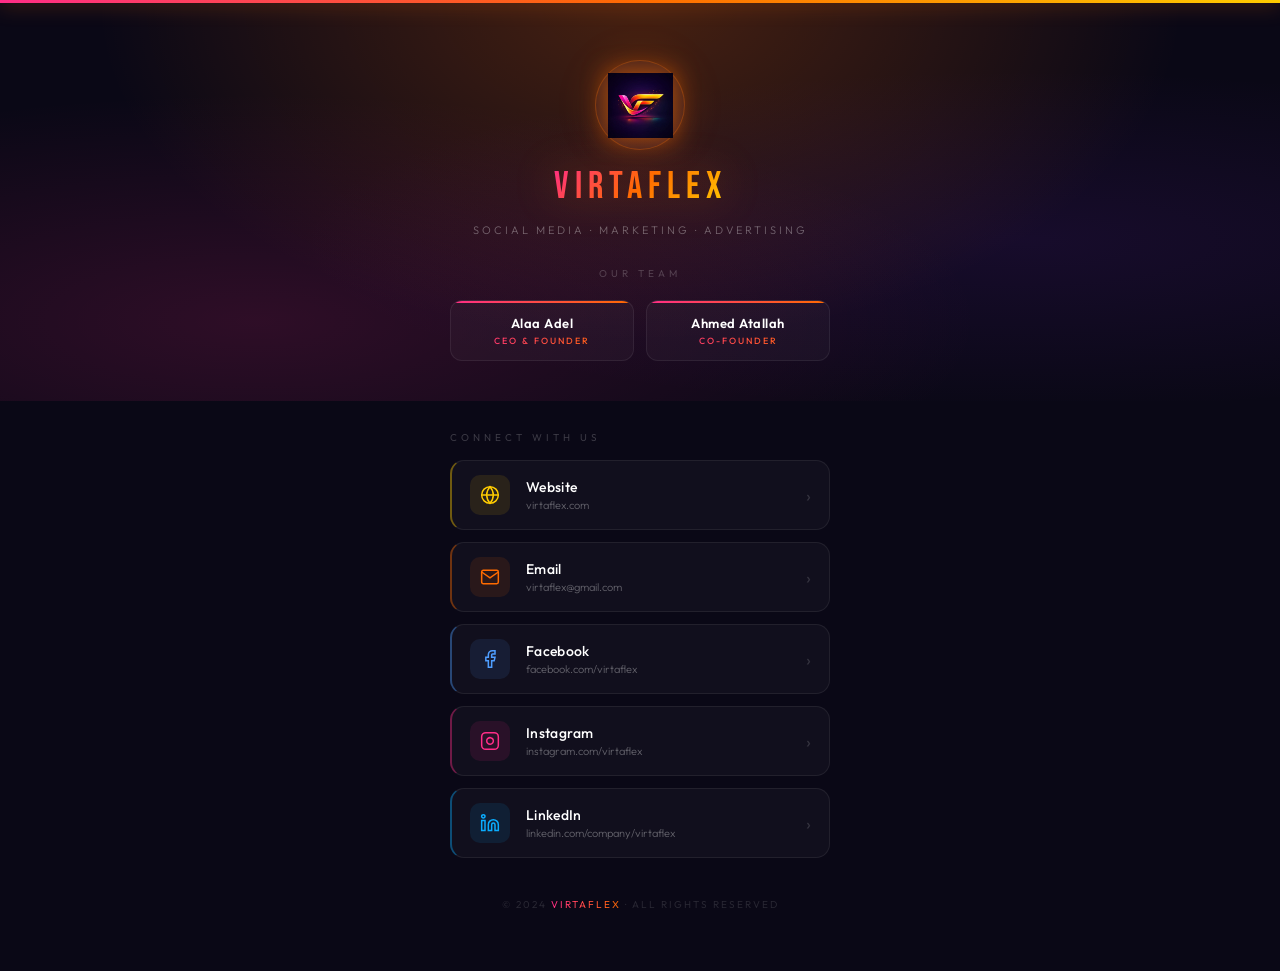
<file: index.html>
<!DOCTYPE html>
<html lang="en">
<head>
<meta charset="UTF-8">
<meta name="viewport" content="width=device-width, initial-scale=1.0, maximum-scale=1.0">
<title>Virtaflex</title>
<link href="https://fonts.googleapis.com/css2?family=Bebas+Neue&family=Outfit:wght@300;400;500;600;700&display=swap" rel="stylesheet">
<style>
  * { margin: 0; padding: 0; box-sizing: border-box; }

  :root {
    --pink: #ff2d87;
    --orange: #ff6b00;
    --yellow: #ffcc00;
    --dark: #0a0816;
    --card-bg: #110d22;
  }

  body {
    background: var(--dark);
    min-height: 100vh;
    font-family: 'Outfit', sans-serif;
    display: flex;
    flex-direction: column;
    align-items: center;
    padding: 0 0 60px;
    overflow-x: hidden;
  }

  /* ===== HERO HEADER ===== */
  .hero {
    width: 100%;
    padding: 60px 20px 40px;
    display: flex;
    flex-direction: column;
    align-items: center;
    position: relative;
    overflow: hidden;
  }

  .hero::before {
    content: '';
    position: absolute;
    inset: 0;
    background:
      radial-gradient(ellipse at 50% 0%, rgba(255,107,0,0.25) 0%, transparent 60%),
      radial-gradient(ellipse at 20% 80%, rgba(255,45,135,0.15) 0%, transparent 50%),
      radial-gradient(ellipse at 80% 60%, rgba(120,40,200,0.12) 0%, transparent 50%);
    z-index: 0;
  }

  .hero-line-top {
    position: absolute;
    top: 0; left: 0; right: 0;
    height: 3px;
    background: linear-gradient(90deg, var(--pink), var(--orange), var(--yellow));
    box-shadow: 0 0 20px rgba(255,107,0,0.8);
  }

  /* Particles */
  .particle {
    position: absolute;
    border-radius: 50%;
    animation: drift linear infinite;
    opacity: 0;
  }
  @keyframes drift {
    0% { transform: translateY(100%) scale(0); opacity: 0; }
    10% { opacity: 1; }
    90% { opacity: 0.5; }
    100% { transform: translateY(-200px) scale(1); opacity: 0; }
  }

  .logo-wrap {
    position: relative;
    z-index: 2;
    display: flex;
    flex-direction: column;
    align-items: center;
    gap: 14px;
    animation: fadeDown 0.8s ease both;
  }

  @keyframes fadeDown {
    from { opacity: 0; transform: translateY(-20px); }
    to { opacity: 1; transform: translateY(0); }
  }

  .logo-circle {
    width: 90px;
    height: 90px;
    border-radius: 50%;
    background: rgba(255,255,255,0.04);
    border: 1.5px solid rgba(255,107,0,0.3);
    display: flex;
    align-items: center;
    justify-content: center;
    box-shadow: 0 0 40px rgba(255,107,0,0.2), inset 0 0 20px rgba(255,45,135,0.05);
  }

  .logo-circle img {
    width: 65px;
    height: 65px;
    object-fit: contain;
    filter: drop-shadow(0 0 12px rgba(255,107,0,0.7));
  }

  .brand-name {
    font-family: 'Bebas Neue', sans-serif;
    font-size: 38px;
    letter-spacing: 6px;
    background: linear-gradient(135deg, var(--pink) 0%, var(--orange) 50%, var(--yellow) 100%);
    -webkit-background-clip: text;
    -webkit-text-fill-color: transparent;
    background-clip: text;
    filter: drop-shadow(0 0 20px rgba(255,107,0,0.4));
  }

  .tagline {
    font-size: 11px;
    letter-spacing: 3px;
    text-transform: uppercase;
    color: rgba(255,255,255,0.35);
    font-weight: 300;
  }

  /* ===== TEAM CARDS ===== */
  .section-title {
    font-size: 10px;
    letter-spacing: 4px;
    text-transform: uppercase;
    color: rgba(255,255,255,0.2);
    margin: 10px 0 20px;
    position: relative;
    z-index: 2;
    animation: fadeUp 0.8s 0.2s ease both;
  }

  @keyframes fadeUp {
    from { opacity: 0; transform: translateY(15px); }
    to { opacity: 1; transform: translateY(0); }
  }

  .team-row {
    display: flex;
    gap: 12px;
    padding: 0 20px;
    width: 100%;
    max-width: 420px;
    position: relative;
    z-index: 2;
    animation: fadeUp 0.8s 0.3s ease both;
  }

  .team-card {
    flex: 1;
    background: rgba(255,255,255,0.03);
    border: 1px solid rgba(255,255,255,0.07);
    border-radius: 12px;
    padding: 14px 12px;
    text-align: center;
    position: relative;
    overflow: hidden;
  }

  .team-card::before {
    content: '';
    position: absolute;
    top: 0; left: 0; right: 0;
    height: 2px;
    background: linear-gradient(90deg, var(--pink), var(--orange));
  }

  .team-name {
    font-size: 13px;
    font-weight: 600;
    color: #fff;
    letter-spacing: 0.5px;
  }

  .team-role {
    font-size: 9px;
    letter-spacing: 2px;
    text-transform: uppercase;
    background: linear-gradient(90deg, var(--pink), var(--orange));
    -webkit-background-clip: text;
    -webkit-text-fill-color: transparent;
    background-clip: text;
    margin-top: 4px;
    font-weight: 500;
  }

  /* ===== LINKS SECTION ===== */
  .links-container {
    width: 100%;
    max-width: 420px;
    padding: 0 20px;
    display: flex;
    flex-direction: column;
    gap: 12px;
    margin-top: 30px;
  }

  .links-label {
    font-size: 10px;
    letter-spacing: 4px;
    text-transform: uppercase;
    color: rgba(255,255,255,0.2);
    margin-bottom: 4px;
  }

  .link-btn {
    display: flex;
    align-items: center;
    gap: 16px;
    background: rgba(255,255,255,0.03);
    border: 1px solid rgba(255,255,255,0.07);
    border-radius: 14px;
    padding: 14px 18px;
    text-decoration: none;
    transition: all 0.3s ease;
    position: relative;
    overflow: hidden;
    animation: fadeUp 0.6s ease both;
  }

  .link-btn:nth-child(1) { animation-delay: 0.1s; }
  .link-btn:nth-child(2) { animation-delay: 0.2s; }
  .link-btn:nth-child(3) { animation-delay: 0.3s; }
  .link-btn:nth-child(4) { animation-delay: 0.4s; }
  .link-btn:nth-child(5) { animation-delay: 0.5s; }

  .link-btn::before {
    content: '';
    position: absolute;
    inset: 0;
    opacity: 0;
    transition: opacity 0.3s;
  }

  .link-btn:active { transform: scale(0.97); }
  .link-btn:active::before { opacity: 1; }

  .link-btn.web::before { background: linear-gradient(135deg, rgba(255,204,0,0.08), transparent); }
  .link-btn.email::before { background: linear-gradient(135deg, rgba(255,107,0,0.08), transparent); }
  .link-btn.fb::before { background: linear-gradient(135deg, rgba(79,158,255,0.08), transparent); }
  .link-btn.ig::before { background: linear-gradient(135deg, rgba(255,45,135,0.08), transparent); }
  .link-btn.li::before { background: linear-gradient(135deg, rgba(10,173,255,0.08), transparent); }

  .link-icon {
    width: 40px;
    height: 40px;
    border-radius: 10px;
    display: flex;
    align-items: center;
    justify-content: center;
    flex-shrink: 0;
  }

  .link-btn.web .link-icon { background: rgba(255,204,0,0.1); }
  .link-btn.email .link-icon { background: rgba(255,107,0,0.1); }
  .link-btn.fb .link-icon { background: rgba(79,158,255,0.1); }
  .link-btn.ig .link-icon { background: rgba(255,45,135,0.1); }
  .link-btn.li .link-icon { background: rgba(10,173,255,0.1); }

  .link-icon svg {
    width: 20px;
    height: 20px;
    fill: none;
    stroke-width: 1.8;
  }

  .link-btn.web .link-icon svg { stroke: #ffcc00; }
  .link-btn.email .link-icon svg { stroke: #ff6b00; }
  .link-btn.fb .link-icon svg { stroke: #4f9eff; }
  .link-btn.ig .link-icon svg { stroke: #ff2d87; }
  .link-btn.li .link-icon svg { stroke: #0aadff; }

  .link-info { flex: 1; }

  .link-name {
    font-size: 14px;
    font-weight: 500;
    color: #fff;
    letter-spacing: 0.3px;
  }

  .link-url {
    font-size: 11px;
    color: rgba(255,255,255,0.35);
    font-weight: 300;
    margin-top: 2px;
  }

  .link-arrow {
    color: rgba(255,255,255,0.15);
    font-size: 18px;
  }

  /* Left accent border per link */
  .link-btn.web { border-left: 2px solid rgba(255,204,0,0.4); }
  .link-btn.email { border-left: 2px solid rgba(255,107,0,0.4); }
  .link-btn.fb { border-left: 2px solid rgba(79,158,255,0.4); }
  .link-btn.ig { border-left: 2px solid rgba(255,45,135,0.4); }
  .link-btn.li { border-left: 2px solid rgba(10,173,255,0.4); }

  /* ===== FOOTER ===== */
  .footer {
    margin-top: 40px;
    text-align: center;
    font-size: 10px;
    color: rgba(255,255,255,0.12);
    letter-spacing: 2px;
    text-transform: uppercase;
  }

  .footer span {
    background: linear-gradient(90deg, var(--pink), var(--orange));
    -webkit-background-clip: text;
    -webkit-text-fill-color: transparent;
    background-clip: text;
  }
</style>
</head>
<body>

<div class="hero">
  <div class="hero-line-top"></div>

  <!-- Particles -->
  <div class="particle" style="width:4px;height:4px;background:#ff6b00;left:15%;animation-duration:5s;animation-delay:0s;"></div>
  <div class="particle" style="width:3px;height:3px;background:#ff2d87;left:40%;animation-duration:7s;animation-delay:1s;"></div>
  <div class="particle" style="width:5px;height:5px;background:#ffcc00;left:70%;animation-duration:6s;animation-delay:2s;"></div>
  <div class="particle" style="width:3px;height:3px;background:#ff6b00;left:85%;animation-duration:8s;animation-delay:0.5s;"></div>
  <div class="particle" style="width:4px;height:4px;background:#ff2d87;left:55%;animation-duration:5.5s;animation-delay:3s;"></div>

  <div class="logo-wrap">
    <div class="logo-circle">
      <img src="[data-uri]" alt="Virtaflex">
    </div>
    <div class="brand-name">VIRTAFLEX</div>
    <div class="tagline">Social Media · Marketing · Advertising</div>
  </div>

  <div class="section-title" style="margin-top:30px;">Our Team</div>

  <div class="team-row">
    <div class="team-card">
      <div class="team-name">Alaa Adel</div>
      <div class="team-role">CEO & Founder</div>
    </div>
    <div class="team-card">
      <div class="team-name">Ahmed Atallah</div>
      <div class="team-role">Co-Founder</div>
    </div>
  </div>
</div>

<!-- Links -->
<div class="links-container">
  <div class="links-label">Connect with us</div>

  <a href="https://virtaflex.com/" class="link-btn web">
    <div class="link-icon">
      <svg viewBox="0 0 24 24"><circle cx="12" cy="12" r="10"/><line x1="2" y1="12" x2="22" y2="12"/><path d="M12 2a15.3 15.3 0 0 1 4 10 15.3 15.3 0 0 1-4 10 15.3 15.3 0 0 1-4-10 15.3 15.3 0 0 1 4-10z"/></svg>
    </div>
    <div class="link-info">
      <div class="link-name">Website</div>
      <div class="link-url">virtaflex.com</div>
    </div>
    <div class="link-arrow">›</div>
  </a>

  <a href="mailto:virtaflex@gmail.com" class="link-btn email">
    <div class="link-icon">
      <svg viewBox="0 0 24 24"><path d="M4 4h16c1.1 0 2 .9 2 2v12c0 1.1-.9 2-2 2H4c-1.1 0-2-.9-2-2V6c0-1.1.9-2 2-2z"/><polyline points="22,6 12,13 2,6"/></svg>
    </div>
    <div class="link-info">
      <div class="link-name">Email</div>
      <div class="link-url">virtaflex@gmail.com</div>
    </div>
    <div class="link-arrow">›</div>
  </a>

  <a href="https://www.facebook.com/virtaflex" class="link-btn fb">
    <div class="link-icon">
      <svg viewBox="0 0 24 24"><path d="M18 2h-3a5 5 0 0 0-5 5v3H7v4h3v8h4v-8h3l1-4h-4V7a1 1 0 0 1 1-1h3z"/></svg>
    </div>
    <div class="link-info">
      <div class="link-name">Facebook</div>
      <div class="link-url">facebook.com/virtaflex</div>
    </div>
    <div class="link-arrow">›</div>
  </a>

  <a href="https://www.instagram.com/virtaflex/" class="link-btn ig">
    <div class="link-icon">
      <svg viewBox="0 0 24 24"><rect x="2" y="2" width="20" height="20" rx="5" ry="5"/><path d="M16 11.37A4 4 0 1 1 12.63 8 4 4 0 0 1 16 11.37z"/><line x1="17.5" y1="6.5" x2="17.51" y2="6.5"/></svg>
    </div>
    <div class="link-info">
      <div class="link-name">Instagram</div>
      <div class="link-url">instagram.com/virtaflex</div>
    </div>
    <div class="link-arrow">›</div>
  </a>

  <a href="https://www.linkedin.com/company/112040166/" class="link-btn li">
    <div class="link-icon">
      <svg viewBox="0 0 24 24"><path d="M16 8a6 6 0 0 1 6 6v7h-4v-7a2 2 0 0 0-2-2 2 2 0 0 0-2 2v7h-4v-7a6 6 0 0 1 6-6z"/><rect x="2" y="9" width="4" height="12"/><circle cx="4" cy="4" r="2"/></svg>
    </div>
    <div class="link-info">
      <div class="link-name">LinkedIn</div>
      <div class="link-url">linkedin.com/company/virtaflex</div>
    </div>
    <div class="link-arrow">›</div>
  </a>
</div>

<div class="footer">© 2024 <span>Virtaflex</span> · All rights reserved</div>

</body>
</html>
</file>
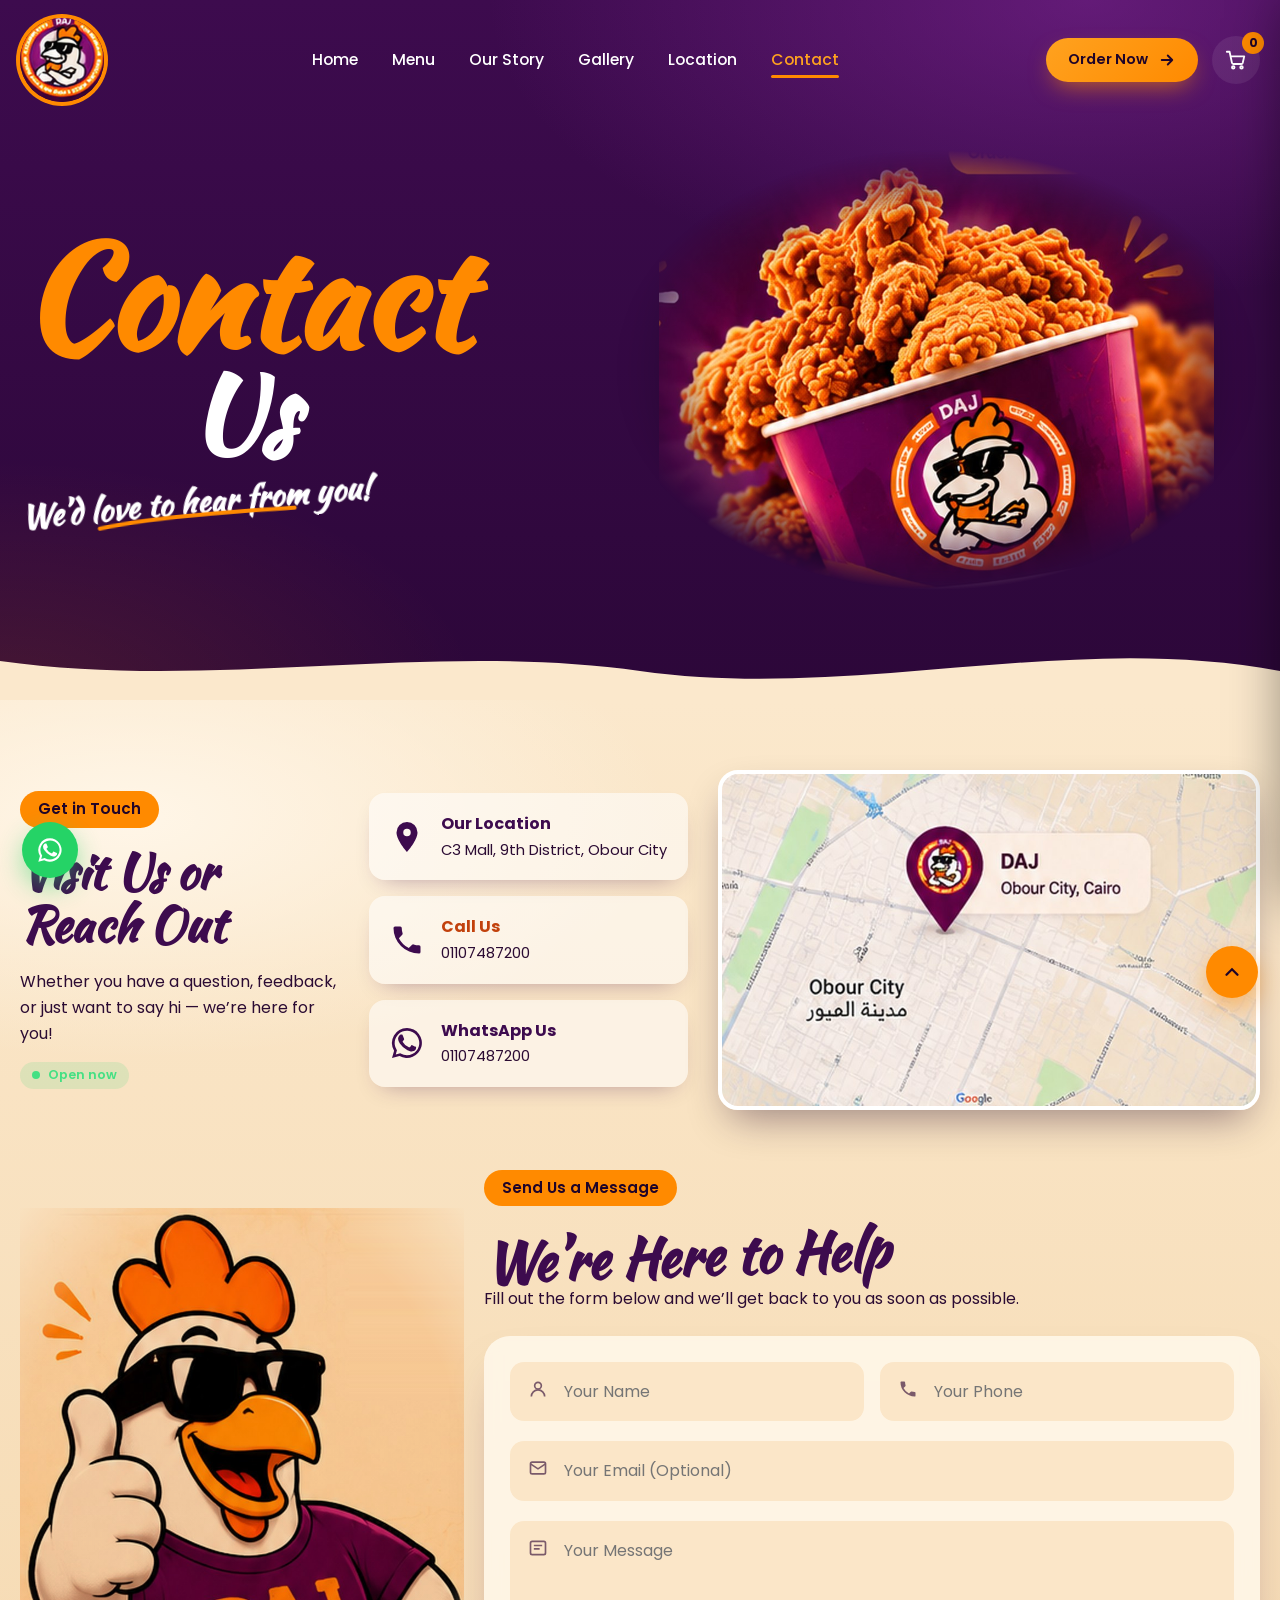
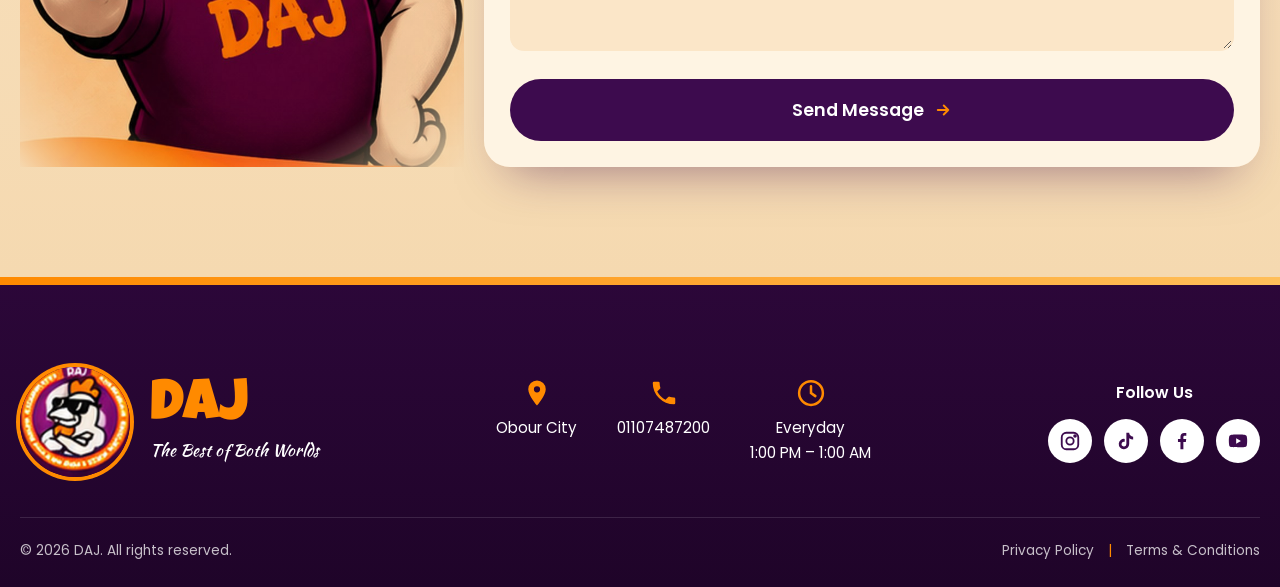
<file: daj/contact.html>
<!DOCTYPE html>
<html lang="en">
<head>
<meta charset="UTF-8">
<meta name="viewport" content="width=device-width, initial-scale=1">
<title>Contact | DAJ — Visit Us in Obour City</title>
<meta name="description" content="Visit DAJ in C3 Mall, Obour City or reach us on 01107487200 by phone or WhatsApp. Open every day 1 PM – 1 AM.">
<meta name="theme-color" content="#3d0b4e">
<meta property="og:title" content="Contact | DAJ — Visit Us in Obour City">
<meta property="og:description" content="Visit DAJ in C3 Mall, Obour City or reach us on 01107487200 by phone or WhatsApp. Open every day 1 PM – 1 AM.">
<meta property="og:image" content="assets/img/hero-burger.jpg">
<link rel="icon" href="assets/img/favicon.png">
<link rel="preconnect" href="https://fonts.googleapis.com">
<link rel="preconnect" href="https://fonts.gstatic.com" crossorigin>
<link href="https://fonts.googleapis.com/css2?family=Luckiest+Guy&family=Kaushan+Script&family=Poppins:wght@400;500;600;700;800&display=swap" rel="stylesheet">
<link rel="stylesheet" href="assets/css/style.css">
</head>
<body>
<div class="preloader"><div><img src="assets/img/logo.jpg" alt="DAJ"><span>Frying up something good…</span></div></div>
<div class="progress"></div>
<header class="header">
  <div class="container nav">
    <a href="index.html" class="brand" aria-label="DAJ home"><img src="assets/img/logo.jpg" alt="DAJ logo"></a>
    <ul class="nav-links"><li><a href="index.html">Home</a></li><li><a href="menu.html">Menu</a></li><li><a href="story.html">Our Story</a></li><li><a href="index.html#gallery">Gallery</a></li><li><a href="index.html#location">Location</a></li><li><a href="contact.html" class="active">Contact</a></li></ul>
    <div class="nav-actions">
      <a href="menu.html" class="btn btn-orange btn-sm">Order Now <svg viewBox="0 0 24 24" fill="none" stroke="currentColor" stroke-width="2.5" stroke-linecap="round" stroke-linejoin="round"><path d="M5 12h14M13 6l6 6-6 6"/></svg></a>
      <button class="cart-btn" aria-label="Open cart"><svg viewBox="0 0 24 24" fill="none" stroke="currentColor" stroke-width="2" stroke-linecap="round" stroke-linejoin="round"><circle cx="9" cy="20" r="1.4"/><circle cx="18" cy="20" r="1.4"/><path d="M2 3h3l2.6 12.2a1.5 1.5 0 0 0 1.5 1.2h8.7a1.5 1.5 0 0 0 1.5-1.1L21 8H6"/></svg><span class="cart-count">0</span></button>
      <button class="burger" aria-label="Menu" aria-expanded="false"><span></span><span></span><span></span></button>
    </div>
  </div>
</header>
<main>

<section class="hero sub bg-purple">
  <div class="container hero-grid">
    <div>
      <h1 class="hero-title-2"><span class="w2" data-split style="margin-left:0">Contact</span><span class="w1" data-split="7" style="margin-left:30%">Us</span><span class="w3" data-reveal="up" style="--d:.7s"><span class="underline">We’d love to hear from you!</span></span></h1>
    </div>
    <div class="hero-visual" data-reveal="zoom"><div data-tilt><img class="main" src="assets/img/contact-bucket.jpg" alt="DAJ chicken bucket"></div></div>
  </div>
  <svg class="wave bottom" viewBox="0 0 1440 70" preserveAspectRatio="none"><path fill="#fbe8cc" d="M0,0 H1440 V30 C1200,70 960,0 720,30 C480,60 240,10 0,40 Z"/></svg>
</section>

<section class="bg-cream pad" style="padding-top:70px">
  <div class="container">
    <div class="contact-grid">
      <div data-reveal="left">
        <span class="tag">Get in Touch</span>
        <h2>Visit Us or Reach Out</h2>
        <p>Whether you have a question, feedback, or just want to say hi — we’re here for you!</p>
        <p style="margin-top:10px"><span data-status></span></p>
      </div>
      <div class="c-cards" data-stagger="right">
        <a class="c-card" href="https://www.google.com/maps/search/?api=1&query=C3+Mall+Obour+City" target="_blank" rel="noopener"><svg viewBox="0 0 24 24" fill="currentColor"><path d="M12 2a7 7 0 0 0-7 7c0 5.2 7 13 7 13s7-7.8 7-13a7 7 0 0 0-7-7zm0 9.5A2.5 2.5 0 1 1 12 6.5a2.5 2.5 0 0 1 0 5z"/></svg><div><b>Our Location</b><span>C3 Mall, 9th District, Obour City</span></div></a>
        <a class="c-card call" href="tel:01107487200"><svg viewBox="0 0 24 24" fill="currentColor"><path d="M6.6 10.8a15.2 15.2 0 0 0 6.6 6.6l2.2-2.2a1 1 0 0 1 1-.25 11.4 11.4 0 0 0 3.6.57 1 1 0 0 1 1 1V20a1 1 0 0 1-1 1A17 17 0 0 1 3 4a1 1 0 0 1 1-1h3.5a1 1 0 0 1 1 1c0 1.25.2 2.45.57 3.57a1 1 0 0 1-.25 1z"/></svg><div><b style="color:#c2410c">Call Us</b><span>01107487200</span></div></a>
        <a class="c-card" href="https://wa.me/201107487200" target="_blank" rel="noopener"><svg viewBox="0 0 24 24" fill="currentColor"><path d="M17.5 14.4c-.3-.15-1.75-.86-2-.96-.27-.1-.47-.15-.67.15-.2.3-.77.96-.94 1.16-.17.2-.35.22-.65.07a8.2 8.2 0 0 1-4.07-3.56c-.3-.53.31-.5.88-1.64.1-.2.05-.37-.02-.52-.08-.15-.67-1.6-.92-2.2-.24-.58-.49-.5-.67-.5h-.57a1.1 1.1 0 0 0-.8.37 3.3 3.3 0 0 0-1.04 2.47 5.8 5.8 0 0 0 1.2 3.07 13.2 13.2 0 0 0 5.07 4.48c1.88.81 2.62.88 3.56.74.57-.09 1.75-.72 2-1.41.25-.7.25-1.29.17-1.41-.07-.13-.27-.2-.57-.35zM12 2a10 10 0 0 0-8.6 15.1L2 22l5-1.3A10 10 0 1 0 12 2zm0 18.2a8.2 8.2 0 0 1-4.2-1.15l-.3-.18-3 .78.8-2.9-.2-.3A8.2 8.2 0 1 1 12 20.2z"/></svg><div><b>WhatsApp Us</b><span>01107487200</span></div></a>
      </div>
      <div class="map" data-reveal="zoom"><iframe title="DAJ location map" loading="lazy" referrerpolicy="no-referrer-when-downgrade" src="https://maps.google.com/maps?q=C3%20Mall%20Obour%20City&z=15&output=embed"></iframe></div>
    </div>

    <div class="form-wrap">
      <img class="form-mascot" src="assets/img/mascot-thumb.jpg" alt="DAJ mascot giving a thumbs up" data-reveal="left">
      <div data-reveal="right">
        <span class="tag">Send Us a Message</span>
        <h2>We’re Here to Help</h2>
        <p>Fill out the form below and we’ll get back to you as soon as possible.</p>
        <form class="form-card" id="contact-form" novalidate>
          <div class="f-row">
            <div class="field"><input name="name" placeholder="Your Name" autocomplete="name"><svg viewBox="0 0 24 24" fill="none" stroke="currentColor" stroke-width="2"><circle cx="12" cy="8" r="4"/><path d="M4 21a8 8 0 0 1 16 0"/></svg><span class="msg"></span></div>
            <div class="field"><input name="phone" type="tel" placeholder="Your Phone" autocomplete="tel"><svg viewBox="0 0 24 24" fill="currentColor"><path d="M6.6 10.8a15.2 15.2 0 0 0 6.6 6.6l2.2-2.2a1 1 0 0 1 1-.25 11.4 11.4 0 0 0 3.6.57 1 1 0 0 1 1 1V20a1 1 0 0 1-1 1A17 17 0 0 1 3 4a1 1 0 0 1 1-1h3.5a1 1 0 0 1 1 1c0 1.25.2 2.45.57 3.57a1 1 0 0 1-.25 1z"/></svg><span class="msg"></span></div>
          </div>
          <div class="field"><input name="email" type="email" placeholder="Your Email (Optional)" autocomplete="email"><svg viewBox="0 0 24 24" fill="none" stroke="currentColor" stroke-width="2"><rect x="3" y="5" width="18" height="14" rx="2"/><path d="M3 7l9 6 9-6"/></svg><span class="msg"></span></div>
          <div class="field"><textarea name="message" placeholder="Your Message"></textarea><svg viewBox="0 0 24 24" fill="none" stroke="currentColor" stroke-width="2"><rect x="3" y="4" width="18" height="16" rx="2"/><path d="M7 9h10M7 13h7"/></svg><span class="msg"></span></div>
          <button class="btn send" type="submit">Send Message <svg viewBox="0 0 24 24" fill="none" stroke="currentColor" stroke-width="2.5" stroke-linecap="round" stroke-linejoin="round"><path d="M5 12h14M13 6l6 6-6 6"/></svg></button>
        </form>
      </div>
    </div>
  </div>
</section>
</main>
<footer class="footer">
  <div class="container">
    <div class="foot-grid" data-stagger="up">
      <div class="foot-brand"><img src="assets/img/logo.jpg" alt="DAJ logo"><div><div class="daj">DAJ</div><div class="tl">The Best of Both Worlds</div></div></div>
      <div class="foot-info">
        <div><svg viewBox="0 0 24 24" fill="currentColor"><path d="M12 2a7 7 0 0 0-7 7c0 5.2 7 13 7 13s7-7.8 7-13a7 7 0 0 0-7-7zm0 9.5A2.5 2.5 0 1 1 12 6.5a2.5 2.5 0 0 1 0 5z"/></svg><span>Obour City</span></div>
        <div><svg viewBox="0 0 24 24" fill="currentColor"><path d="M6.6 10.8a15.2 15.2 0 0 0 6.6 6.6l2.2-2.2a1 1 0 0 1 1-.25 11.4 11.4 0 0 0 3.6.57 1 1 0 0 1 1 1V20a1 1 0 0 1-1 1A17 17 0 0 1 3 4a1 1 0 0 1 1-1h3.5a1 1 0 0 1 1 1c0 1.25.2 2.45.57 3.57a1 1 0 0 1-.25 1z"/></svg><span><a href="tel:01107487200">01107487200</a></span></div>
        <div><svg viewBox="0 0 24 24" fill="none" stroke="currentColor" stroke-width="2"><circle cx="12" cy="12" r="9.5"/><path d="M12 6.5V12l3.5 2.5" stroke-linecap="round"/></svg><span>Everyday<br>1:00 PM – 1:00 AM</span></div>
      </div>
      <div class="social"><h4>Follow Us</h4><div>
        <a href="#" aria-label="Instagram"><svg viewBox="0 0 24 24" fill="none" stroke="currentColor" stroke-width="2"><rect x="3" y="3" width="18" height="18" rx="5"/><circle cx="12" cy="12" r="4"/><circle cx="17.5" cy="6.5" r="1" fill="currentColor"/></svg></a><a href="#" aria-label="TikTok"><svg viewBox="0 0 24 24" fill="currentColor"><path d="M16.6 5.8A4.3 4.3 0 0 1 15.5 3h-3.1v12.4a2.6 2.6 0 1 1-1.8-2.5V9.7a5.7 5.7 0 1 0 4.9 5.7V9a7.4 7.4 0 0 0 4.3 1.4V7.3a4.3 4.3 0 0 1-3.2-1.5z"/></svg></a><a href="#" aria-label="Facebook"><svg viewBox="0 0 24 24" fill="currentColor"><path d="M13.5 21v-8h2.7l.4-3.2h-3.1V7.8c0-.9.25-1.5 1.55-1.5h1.65V3.4a22 22 0 0 0-2.4-.12c-2.4 0-4 1.45-4 4.1v2.4H7.6V13h2.7v8z"/></svg></a><a href="#" aria-label="YouTube"><svg viewBox="0 0 24 24" fill="currentColor"><path d="M21.6 7.2a2.5 2.5 0 0 0-1.8-1.8C18.2 5 12 5 12 5s-6.2 0-7.8.4A2.5 2.5 0 0 0 2.4 7.2 26 26 0 0 0 2 12a26 26 0 0 0 .4 4.8 2.5 2.5 0 0 0 1.8 1.8c1.6.4 7.8.4 7.8.4s6.2 0 7.8-.4a2.5 2.5 0 0 0 1.8-1.8A26 26 0 0 0 22 12a26 26 0 0 0-.4-4.8zM10 15V9l5.2 3z"/></svg></a>
      </div></div>
    </div>
    <div class="copy"><span>© <span data-year>2026</span> DAJ. All rights reserved.</span><nav><a href="#">Privacy Policy</a><span>|</span><a href="#">Terms &amp; Conditions</a></nav></div>
  </div>
</footer>
<button class="to-top" aria-label="Back to top"><svg viewBox="0 0 24 24" fill="none" stroke="currentColor" stroke-width="2.5" stroke-linecap="round"><path d="M6 15l6-6 6 6"/></svg></button>
<a class="wa-float" href="https://wa.me/201107487200" target="_blank" rel="noopener" aria-label="Chat on WhatsApp"><svg viewBox="0 0 24 24" fill="currentColor"><path d="M17.5 14.4c-.3-.15-1.75-.86-2-.96-.27-.1-.47-.15-.67.15-.2.3-.77.96-.94 1.16-.17.2-.35.22-.65.07a8.2 8.2 0 0 1-4.07-3.56c-.3-.53.31-.5.88-1.64.1-.2.05-.37-.02-.52-.08-.15-.67-1.6-.92-2.2-.24-.58-.49-.5-.67-.5h-.57a1.1 1.1 0 0 0-.8.37 3.3 3.3 0 0 0-1.04 2.47 5.8 5.8 0 0 0 1.2 3.07 13.2 13.2 0 0 0 5.07 4.48c1.88.81 2.62.88 3.56.74.57-.09 1.75-.72 2-1.41.25-.7.25-1.29.17-1.41-.07-.13-.27-.2-.57-.35zM12 2a10 10 0 0 0-8.6 15.1L2 22l5-1.3A10 10 0 1 0 12 2zm0 18.2a8.2 8.2 0 0 1-4.2-1.15l-.3-.18-3 .78.8-2.9-.2-.3A8.2 8.2 0 1 1 12 20.2z"/></svg></a>
<div class="overlay"></div>
<aside class="drawer" aria-label="Your order">
  <header><h3>Your Order</h3><button aria-label="Close cart">×</button></header>
  <div class="list"></div>
  <footer><div class="total"><span>Total</span><b>0 EGP</b></div>
  <button class="btn btn-orange checkout">Order on WhatsApp <svg viewBox="0 0 24 24" fill="currentColor"><path d="M17.5 14.4c-.3-.15-1.75-.86-2-.96-.27-.1-.47-.15-.67.15-.2.3-.77.96-.94 1.16-.17.2-.35.22-.65.07a8.2 8.2 0 0 1-4.07-3.56c-.3-.53.31-.5.88-1.64.1-.2.05-.37-.02-.52-.08-.15-.67-1.6-.92-2.2-.24-.58-.49-.5-.67-.5h-.57a1.1 1.1 0 0 0-.8.37 3.3 3.3 0 0 0-1.04 2.47 5.8 5.8 0 0 0 1.2 3.07 13.2 13.2 0 0 0 5.07 4.48c1.88.81 2.62.88 3.56.74.57-.09 1.75-.72 2-1.41.25-.7.25-1.29.17-1.41-.07-.13-.27-.2-.57-.35zM12 2a10 10 0 0 0-8.6 15.1L2 22l5-1.3A10 10 0 1 0 12 2zm0 18.2a8.2 8.2 0 0 1-4.2-1.15l-.3-.18-3 .78.8-2.9-.2-.3A8.2 8.2 0 1 1 12 20.2z"/></svg></button><small>Delivery &amp; pickup in Obour City</small></footer>
</aside>
<div class="toast"></div>
<script src="assets/js/main.js"></script>
</body>
</html>
</file>
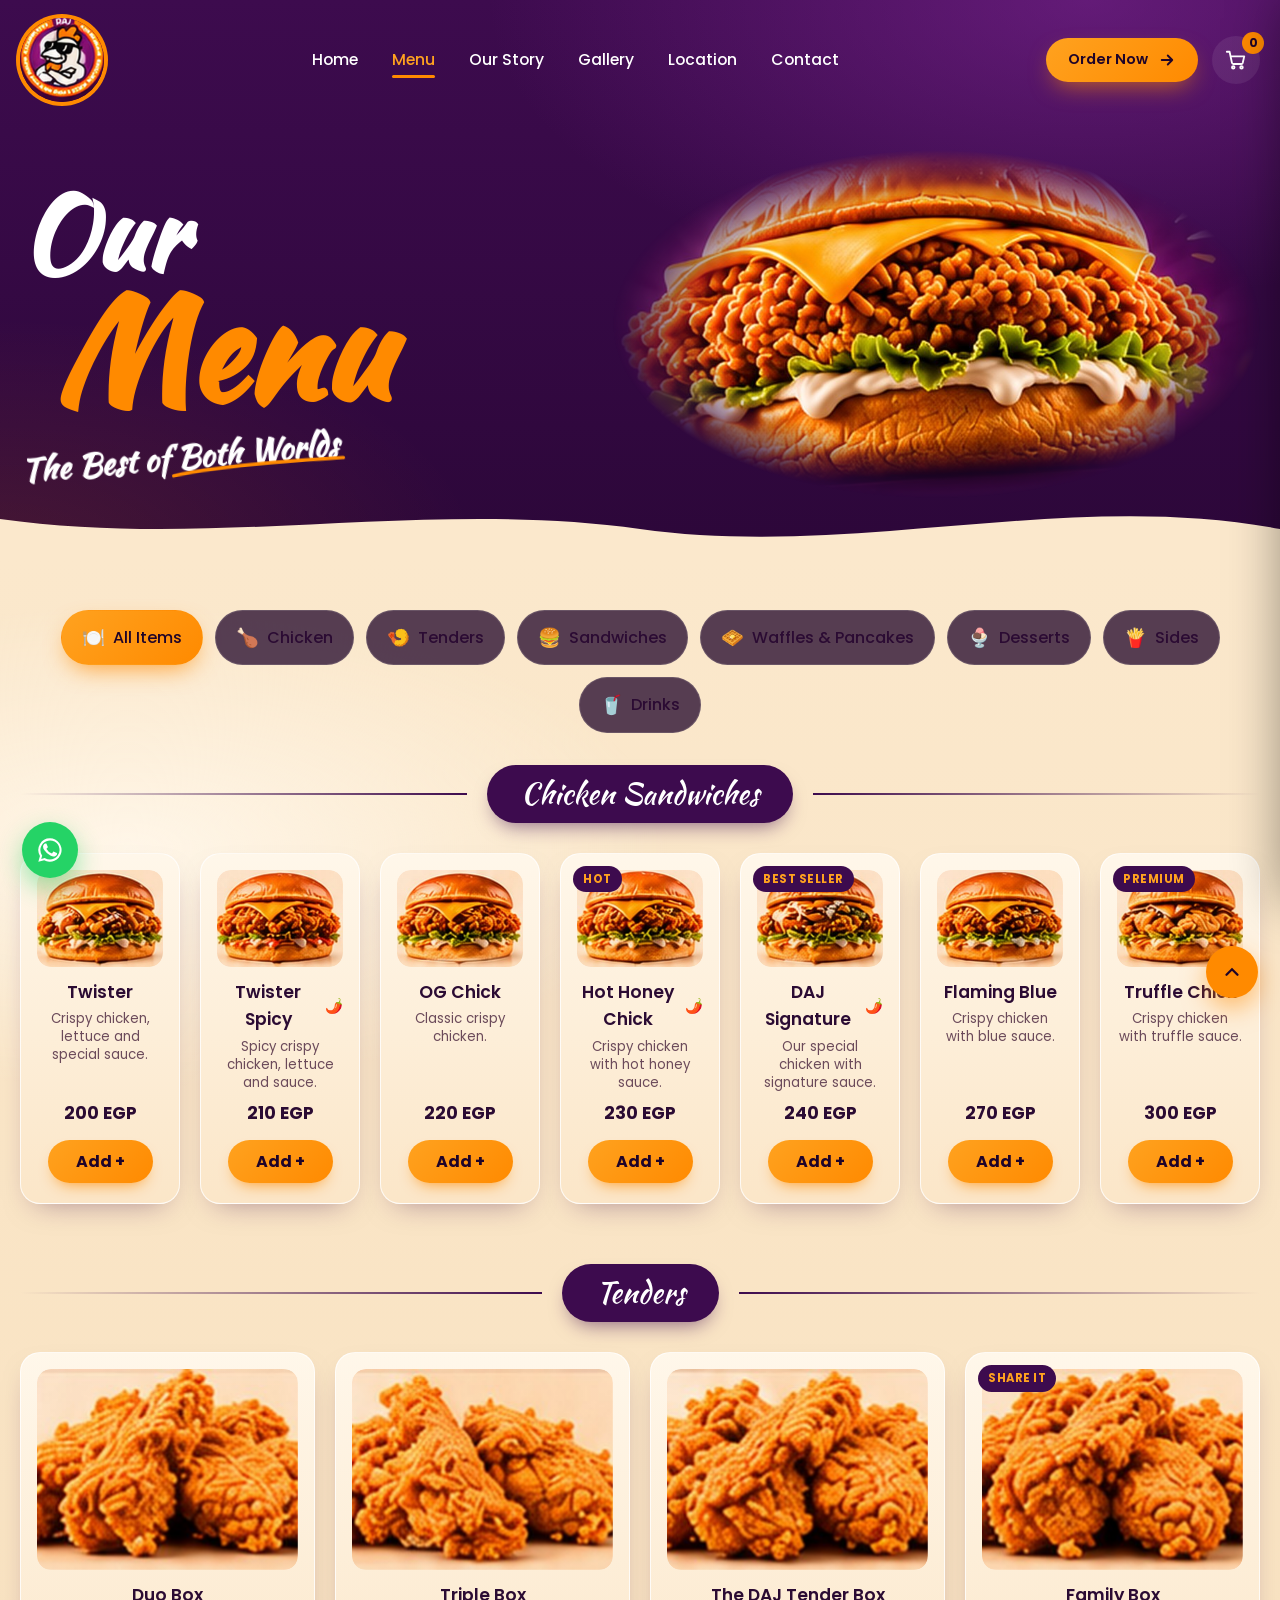
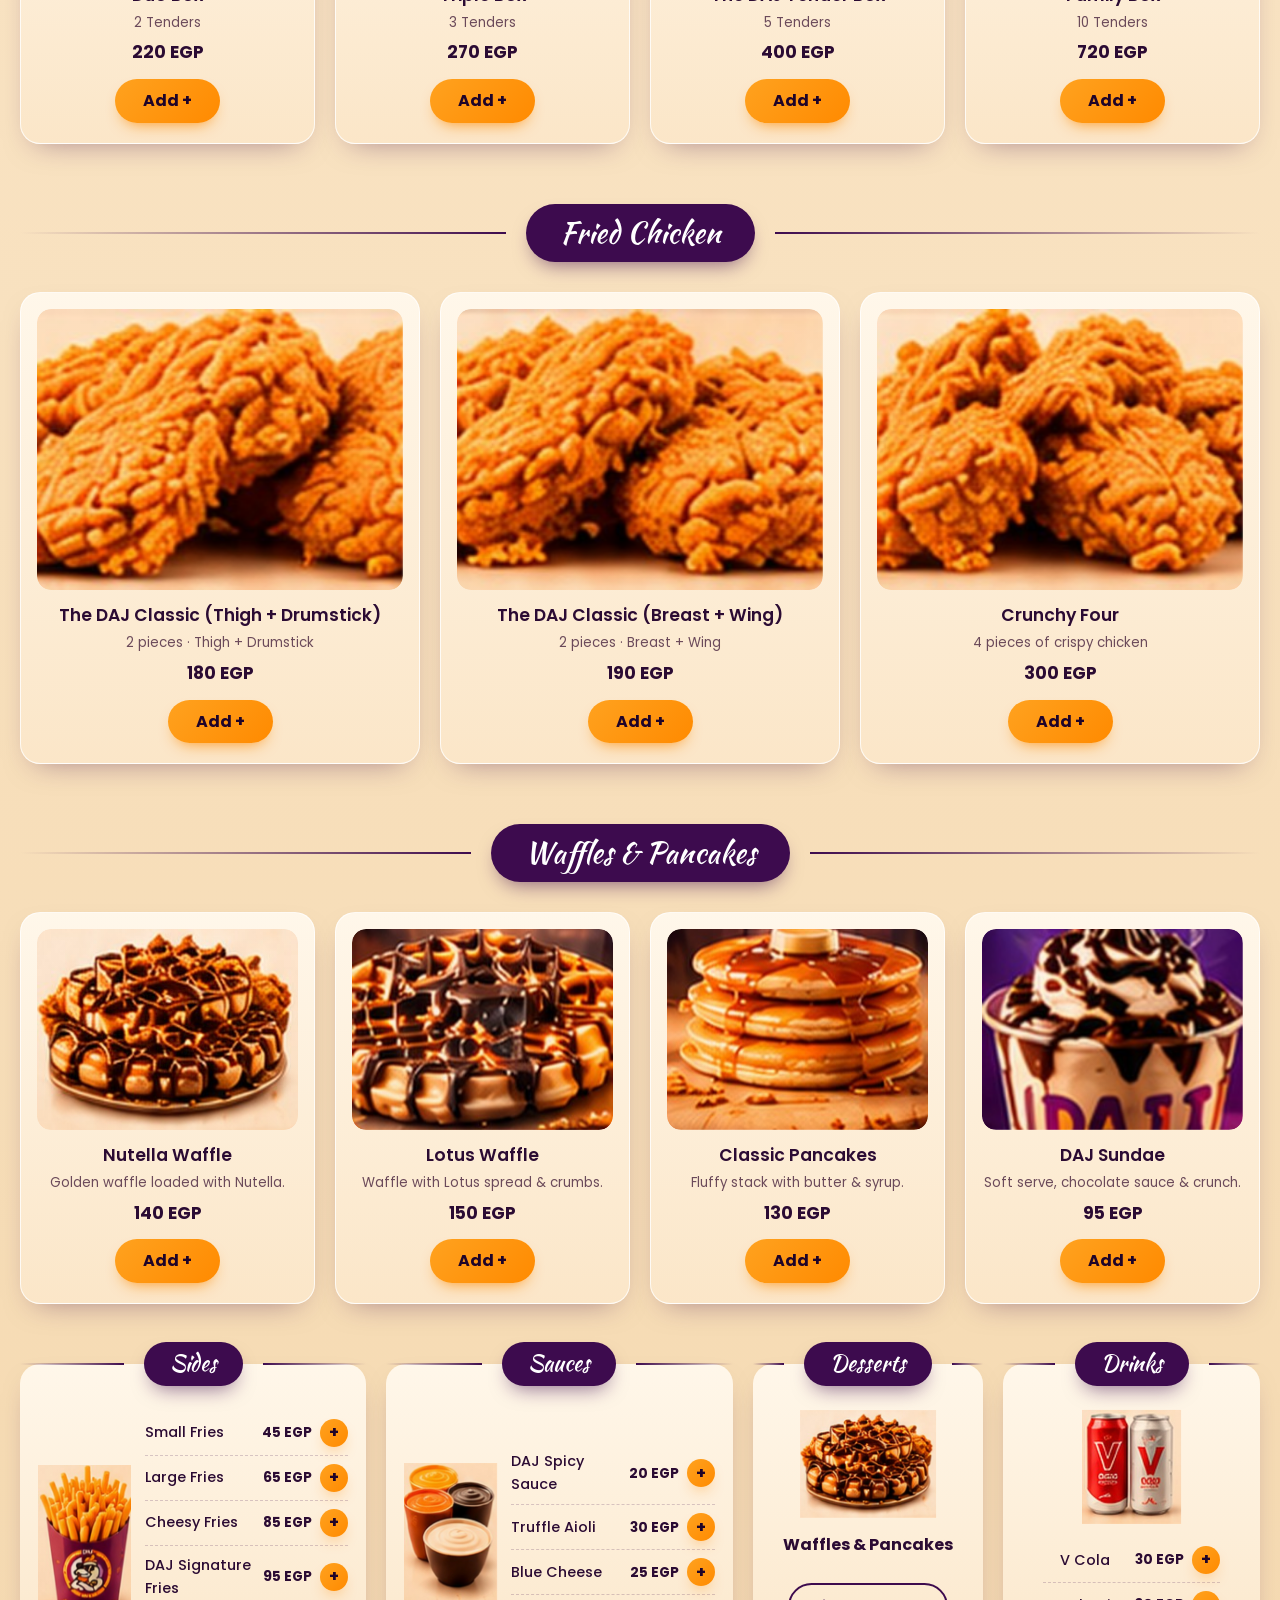
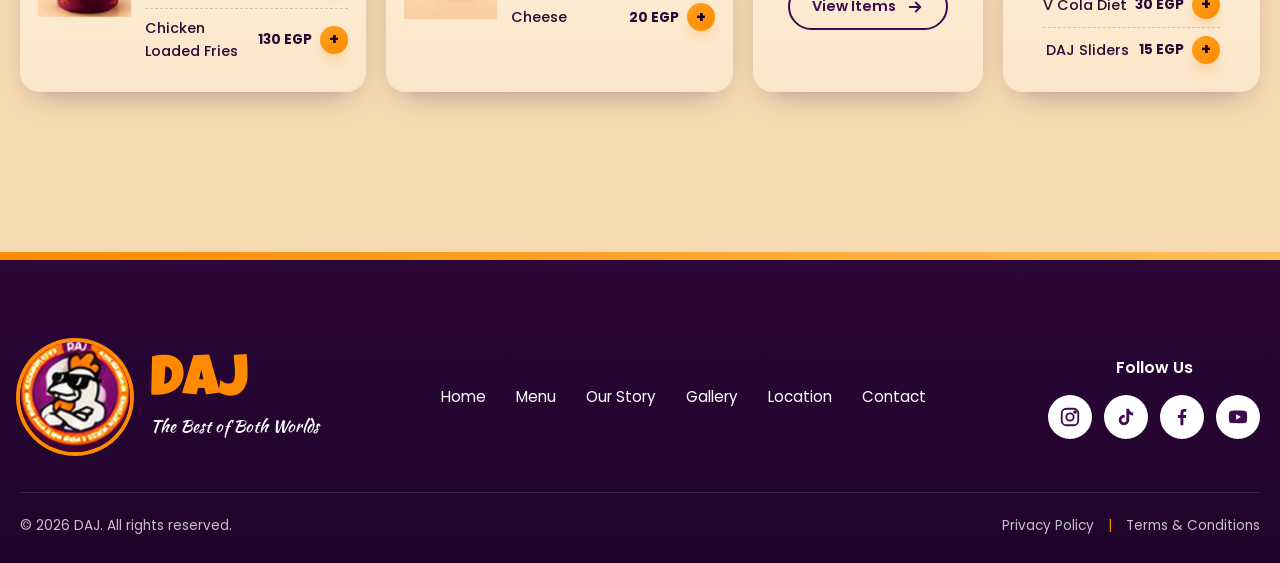
<file: daj/menu.html>
<!DOCTYPE html>
<html lang="en">
<head>
<meta charset="UTF-8">
<meta name="viewport" content="width=device-width, initial-scale=1">
<title>Menu | DAJ — Chicken Sandwiches, Tenders, Fried Chicken &amp; Waffles</title>
<meta name="description" content="Browse the full DAJ menu: chicken sandwiches, tenders, fried chicken, waffles, pancakes, desserts, sides and drinks. Order on WhatsApp.">
<meta name="theme-color" content="#3d0b4e">
<meta property="og:title" content="Menu | DAJ — Chicken Sandwiches, Tenders, Fried Chicken &amp; Waffles">
<meta property="og:description" content="Browse the full DAJ menu: chicken sandwiches, tenders, fried chicken, waffles, pancakes, desserts, sides and drinks. Order on WhatsApp.">
<meta property="og:image" content="assets/img/hero-burger.jpg">
<link rel="icon" href="assets/img/favicon.png">
<link rel="preconnect" href="https://fonts.googleapis.com">
<link rel="preconnect" href="https://fonts.gstatic.com" crossorigin>
<link href="https://fonts.googleapis.com/css2?family=Luckiest+Guy&family=Kaushan+Script&family=Poppins:wght@400;500;600;700;800&display=swap" rel="stylesheet">
<link rel="stylesheet" href="assets/css/style.css">
</head>
<body>
<div class="preloader"><div><img src="assets/img/logo.jpg" alt="DAJ"><span>Frying up something good…</span></div></div>
<div class="progress"></div>
<header class="header">
  <div class="container nav">
    <a href="index.html" class="brand" aria-label="DAJ home"><img src="assets/img/logo.jpg" alt="DAJ logo"></a>
    <ul class="nav-links"><li><a href="index.html">Home</a></li><li><a href="menu.html" class="active">Menu</a></li><li><a href="story.html">Our Story</a></li><li><a href="index.html#gallery">Gallery</a></li><li><a href="index.html#location">Location</a></li><li><a href="contact.html">Contact</a></li></ul>
    <div class="nav-actions">
      <a href="menu.html" class="btn btn-orange btn-sm">Order Now <svg viewBox="0 0 24 24" fill="none" stroke="currentColor" stroke-width="2.5" stroke-linecap="round" stroke-linejoin="round"><path d="M5 12h14M13 6l6 6-6 6"/></svg></a>
      <button class="cart-btn" aria-label="Open cart"><svg viewBox="0 0 24 24" fill="none" stroke="currentColor" stroke-width="2" stroke-linecap="round" stroke-linejoin="round"><circle cx="9" cy="20" r="1.4"/><circle cx="18" cy="20" r="1.4"/><path d="M2 3h3l2.6 12.2a1.5 1.5 0 0 0 1.5 1.2h8.7a1.5 1.5 0 0 0 1.5-1.1L21 8H6"/></svg><span class="cart-count">0</span></button>
      <button class="burger" aria-label="Menu" aria-expanded="false"><span></span><span></span><span></span></button>
    </div>
  </div>
</header>
<main>

<section class="hero sub bg-purple" style="padding-bottom:60px">
  <div class="container hero-grid">
    <div>
      <h1 class="hero-title-2"><span class="w1" data-split>Our</span><span class="w2" data-split="3">Menu</span><span class="w3" data-reveal="up" style="--d:.6s">The Best of <span class="underline">Both Worlds</span></span></h1>
    </div>
    <div class="hero-visual" data-reveal="zoom"><div class="rays"></div><div data-tilt><img class="main" src="assets/img/menu-burger.jpg" alt="DAJ chicken burger"></div></div>
  </div>
  <svg class="wave bottom" viewBox="0 0 1440 70" preserveAspectRatio="none"><path fill="#fbe8cc" d="M0,0 H1440 V30 C1200,70 960,0 720,30 C480,60 240,10 0,40 Z"/></svg>
</section>

<section class="bg-cream" style="padding:40px 0 100px">
  <div class="tabs-sticky"><div class="container menu-tabs"><button data-cat="all" class="on"><span class="ic">🍽️</span>All Items</button><button data-cat="chicken"><span class="ic">🍗</span>Chicken</button><button data-cat="tenders"><span class="ic">🍤</span>Tenders</button><button data-cat="sandwiches"><span class="ic">🍔</span>Sandwiches</button><button data-cat="waffles"><span class="ic">🧇</span>Waffles &amp; Pancakes</button><button data-cat="desserts"><span class="ic">🍨</span>Desserts</button><button data-cat="sides"><span class="ic">🍟</span>Sides</button><button data-cat="drinks"><span class="ic">🥤</span>Drinks</button></div></div>
  <div class="container" id="menu-list">
    <div class="menu-cat" data-cat="sandwiches"><div class="cat-head" data-reveal="zoom"><h3>Chicken Sandwiches</h3></div><div class="items c7" data-stagger="up"><article class="item"><div class="pic"><img src="assets/img/s1.jpg" alt="Twister" loading="lazy"></div><h4>Twister</h4><p class="desc">Crispy chicken, lettuce and special sauce.</p><div class="price">200 EGP</div><button class="add-btn" data-add="sand-0" data-name="Twister" data-price="200" data-img="assets/img/s1.jpg">Add +</button></article><article class="item"><div class="pic"><img src="assets/img/s2.jpg" alt="Twister Spicy" loading="lazy"></div><h4>Twister Spicy <span class="chili" title="Spicy">🌶️</span></h4><p class="desc">Spicy crispy chicken, lettuce and sauce.</p><div class="price">210 EGP</div><button class="add-btn" data-add="sand-1" data-name="Twister Spicy" data-price="210" data-img="assets/img/s2.jpg">Add +</button></article><article class="item"><div class="pic"><img src="assets/img/s3.jpg" alt="OG Chick" loading="lazy"></div><h4>OG Chick</h4><p class="desc">Classic crispy chicken.</p><div class="price">220 EGP</div><button class="add-btn" data-add="sand-2" data-name="OG Chick" data-price="220" data-img="assets/img/s3.jpg">Add +</button></article><article class="item"><span class="badge">Hot</span><div class="pic"><img src="assets/img/s4.jpg" alt="Hot Honey Chick" loading="lazy"></div><h4>Hot Honey Chick <span class="chili" title="Spicy">🌶️</span></h4><p class="desc">Crispy chicken with hot honey sauce.</p><div class="price">230 EGP</div><button class="add-btn" data-add="sand-3" data-name="Hot Honey Chick" data-price="230" data-img="assets/img/s4.jpg">Add +</button></article><article class="item"><span class="badge">Best seller</span><div class="pic"><img src="assets/img/s5.jpg" alt="DAJ Signature" loading="lazy"></div><h4>DAJ Signature <span class="chili" title="Spicy">🌶️</span></h4><p class="desc">Our special chicken with signature sauce.</p><div class="price">240 EGP</div><button class="add-btn" data-add="sand-4" data-name="DAJ Signature" data-price="240" data-img="assets/img/s5.jpg">Add +</button></article><article class="item"><div class="pic"><img src="assets/img/s6.jpg" alt="Flaming Blue" loading="lazy"></div><h4>Flaming Blue</h4><p class="desc">Crispy chicken with blue sauce.</p><div class="price">270 EGP</div><button class="add-btn" data-add="sand-5" data-name="Flaming Blue" data-price="270" data-img="assets/img/s6.jpg">Add +</button></article><article class="item"><span class="badge">Premium</span><div class="pic"><img src="assets/img/s7.jpg" alt="Truffle Chick" loading="lazy"></div><h4>Truffle Chick</h4><p class="desc">Crispy chicken with truffle sauce.</p><div class="price">300 EGP</div><button class="add-btn" data-add="sand-6" data-name="Truffle Chick" data-price="300" data-img="assets/img/s7.jpg">Add +</button></article></div></div>
    <div class="menu-cat" data-cat="tenders chicken"><div class="cat-head" data-reveal="zoom"><h3>Tenders</h3></div><div class="items c4" data-stagger="up"><article class="item"><div class="pic"><img src="assets/img/t1.jpg" alt="Duo Box" loading="lazy"></div><h4>Duo Box</h4><p class="desc">2 Tenders</p><div class="price">220 EGP</div><button class="add-btn" data-add="ten-0" data-name="Duo Box" data-price="220" data-img="assets/img/t1.jpg">Add +</button></article><article class="item"><div class="pic"><img src="assets/img/t2.jpg" alt="Triple Box" loading="lazy"></div><h4>Triple Box</h4><p class="desc">3 Tenders</p><div class="price">270 EGP</div><button class="add-btn" data-add="ten-1" data-name="Triple Box" data-price="270" data-img="assets/img/t2.jpg">Add +</button></article><article class="item"><div class="pic"><img src="assets/img/t3.jpg" alt="The DAJ Tender Box" loading="lazy"></div><h4>The DAJ Tender Box</h4><p class="desc">5 Tenders</p><div class="price">400 EGP</div><button class="add-btn" data-add="ten-2" data-name="The DAJ Tender Box" data-price="400" data-img="assets/img/t3.jpg">Add +</button></article><article class="item"><span class="badge">Share it</span><div class="pic"><img src="assets/img/t4.jpg" alt="Family Box" loading="lazy"></div><h4>Family Box</h4><p class="desc">10 Tenders</p><div class="price">720 EGP</div><button class="add-btn" data-add="ten-3" data-name="Family Box" data-price="720" data-img="assets/img/t4.jpg">Add +</button></article></div></div>
    <div class="menu-cat" data-cat="chicken"><div class="cat-head" data-reveal="zoom"><h3>Fried Chicken</h3></div><div class="items c3" data-stagger="up"><article class="item"><div class="pic"><img src="assets/img/f1.jpg" alt="The DAJ Classic (Thigh + Drumstick)" loading="lazy"></div><h4>The DAJ Classic (Thigh + Drumstick)</h4><p class="desc">2 pieces · Thigh + Drumstick</p><div class="price">180 EGP</div><button class="add-btn" data-add="fried-0" data-name="The DAJ Classic (Thigh + Drumstick)" data-price="180" data-img="assets/img/f1.jpg">Add +</button></article><article class="item"><div class="pic"><img src="assets/img/f2.jpg" alt="The DAJ Classic (Breast + Wing)" loading="lazy"></div><h4>The DAJ Classic (Breast + Wing)</h4><p class="desc">2 pieces · Breast + Wing</p><div class="price">190 EGP</div><button class="add-btn" data-add="fried-1" data-name="The DAJ Classic (Breast + Wing)" data-price="190" data-img="assets/img/f2.jpg">Add +</button></article><article class="item"><div class="pic"><img src="assets/img/f3.jpg" alt="Crunchy Four" loading="lazy"></div><h4>Crunchy Four</h4><p class="desc">4 pieces of crispy chicken</p><div class="price">300 EGP</div><button class="add-btn" data-add="fried-2" data-name="Crunchy Four" data-price="300" data-img="assets/img/f3.jpg">Add +</button></article></div></div>
    <div class="menu-cat" data-cat="waffles desserts"><div class="cat-head" data-reveal="zoom"><h3>Waffles &amp; Pancakes</h3></div><div class="items c4" data-stagger="up"><article class="item"><div class="pic"><img src="assets/img/waffles.jpg" alt="Nutella Waffle" loading="lazy"></div><h4>Nutella Waffle</h4><p class="desc">Golden waffle loaded with Nutella.</p><div class="price">140 EGP</div><button class="add-btn" data-add="waf-0" data-name="Nutella Waffle" data-price="140" data-img="assets/img/waffles.jpg">Add +</button></article><article class="item"><div class="pic"><img src="assets/img/g3.jpg" alt="Lotus Waffle" loading="lazy"></div><h4>Lotus Waffle</h4><p class="desc">Waffle with Lotus spread &amp; crumbs.</p><div class="price">150 EGP</div><button class="add-btn" data-add="waf-1" data-name="Lotus Waffle" data-price="150" data-img="assets/img/g3.jpg">Add +</button></article><article class="item"><div class="pic"><img src="assets/img/g4.jpg" alt="Classic Pancakes" loading="lazy"></div><h4>Classic Pancakes</h4><p class="desc">Fluffy stack with butter &amp; syrup.</p><div class="price">130 EGP</div><button class="add-btn" data-add="waf-2" data-name="Classic Pancakes" data-price="130" data-img="assets/img/g4.jpg">Add +</button></article><article class="item"><div class="pic"><img src="assets/img/cat-desserts.jpg" alt="DAJ Sundae" loading="lazy"></div><h4>DAJ Sundae</h4><p class="desc">Soft serve, chocolate sauce &amp; crunch.</p><div class="price">95 EGP</div><button class="add-btn" data-add="des-0" data-name="DAJ Sundae" data-price="95" data-img="assets/img/cat-desserts.jpg">Add +</button></article></div></div>
    <div class="menu-cat" data-cat="sides drinks desserts" style="margin-top:50px">
      <div class="mini-grid" data-stagger="up">
        <div class="mini" data-cat="sides"><div class="cat-head"><h3>Sides</h3></div><img src="assets/img/fries.jpg" alt="DAJ fries"><ul><li><span>Small Fries</span><span class="pr">45 EGP</span><button class="add-btn" data-add="side-0" data-name="Small Fries" data-price="45" data-img="assets/img/fries.jpg" aria-label="Add Small Fries">+</button></li><li><span>Large Fries</span><span class="pr">65 EGP</span><button class="add-btn" data-add="side-1" data-name="Large Fries" data-price="65" data-img="assets/img/fries.jpg" aria-label="Add Large Fries">+</button></li><li><span>Cheesy Fries</span><span class="pr">85 EGP</span><button class="add-btn" data-add="side-2" data-name="Cheesy Fries" data-price="85" data-img="assets/img/fries.jpg" aria-label="Add Cheesy Fries">+</button></li><li><span>DAJ Signature Fries</span><span class="pr">95 EGP</span><button class="add-btn" data-add="side-3" data-name="DAJ Signature Fries" data-price="95" data-img="assets/img/fries.jpg" aria-label="Add DAJ Signature Fries">+</button></li><li><span>Chicken Loaded Fries</span><span class="pr">130 EGP</span><button class="add-btn" data-add="side-4" data-name="Chicken Loaded Fries" data-price="130" data-img="assets/img/fries.jpg" aria-label="Add Chicken Loaded Fries">+</button></li></ul></div>
        <div class="mini"><div class="cat-head"><h3>Sauces</h3></div><img src="assets/img/sauces.jpg" alt="DAJ sauces"><ul><li><span>DAJ Spicy Sauce</span><span class="pr">20 EGP</span><button class="add-btn" data-add="sauce-0" data-name="DAJ Spicy Sauce" data-price="20" data-img="assets/img/sauces.jpg" aria-label="Add DAJ Spicy Sauce">+</button></li><li><span>Truffle Aioli</span><span class="pr">30 EGP</span><button class="add-btn" data-add="sauce-1" data-name="Truffle Aioli" data-price="30" data-img="assets/img/sauces.jpg" aria-label="Add Truffle Aioli">+</button></li><li><span>Blue Cheese</span><span class="pr">25 EGP</span><button class="add-btn" data-add="sauce-2" data-name="Blue Cheese" data-price="25" data-img="assets/img/sauces.jpg" aria-label="Add Blue Cheese">+</button></li><li><span>Cheese</span><span class="pr">20 EGP</span><button class="add-btn" data-add="sauce-3" data-name="Cheese" data-price="20" data-img="assets/img/sauces.jpg" aria-label="Add Cheese">+</button></li></ul></div>
        <div class="mini col"><div class="cat-head"><h3>Desserts</h3></div><img src="assets/img/waffles.jpg" alt="Waffles and pancakes"><h4 style="margin-bottom:12px">Waffles &amp; Pancakes</h4><a href="?cat=waffles" class="btn btn-sm btn-outline" style="color:var(--p-700);border-color:var(--p-700)">View Items <svg viewBox="0 0 24 24" fill="none" stroke="currentColor" stroke-width="2.5" stroke-linecap="round" stroke-linejoin="round"><path d="M5 12h14M13 6l6 6-6 6"/></svg></a></div>
        <div class="mini col"><div class="cat-head"><h3>Drinks</h3></div><img src="assets/img/drinks.jpg" alt="Drinks" style="width:45%"><ul><li><span>V Cola</span><span class="pr">30 EGP</span><button class="add-btn" data-add="drink-0" data-name="V Cola" data-price="30" data-img="assets/img/drinks.jpg" aria-label="Add V Cola">+</button></li><li><span>V Cola Diet</span><span class="pr">30 EGP</span><button class="add-btn" data-add="drink-1" data-name="V Cola Diet" data-price="30" data-img="assets/img/drinks.jpg" aria-label="Add V Cola Diet">+</button></li><li><span>DAJ Sliders</span><span class="pr">15 EGP</span><button class="add-btn" data-add="drink-2" data-name="DAJ Sliders" data-price="15" data-img="assets/img/drinks.jpg" aria-label="Add DAJ Sliders">+</button></li></ul></div>
      </div>
    </div>
  </div>
</section>
</main>
<footer class="footer">
  <div class="container">
    <div class="foot-grid" data-stagger="up">
      <div class="foot-brand"><img src="assets/img/logo.jpg" alt="DAJ logo"><div><div class="daj">DAJ</div><div class="tl">The Best of Both Worlds</div></div></div>
      <ul class="foot-links"><li><a href="index.html">Home</a></li><li><a href="menu.html">Menu</a></li><li><a href="story.html">Our Story</a></li><li><a href="index.html#gallery">Gallery</a></li><li><a href="index.html#location">Location</a></li><li><a href="contact.html">Contact</a></li></ul>
      <div class="social"><h4>Follow Us</h4><div>
        <a href="#" aria-label="Instagram"><svg viewBox="0 0 24 24" fill="none" stroke="currentColor" stroke-width="2"><rect x="3" y="3" width="18" height="18" rx="5"/><circle cx="12" cy="12" r="4"/><circle cx="17.5" cy="6.5" r="1" fill="currentColor"/></svg></a><a href="#" aria-label="TikTok"><svg viewBox="0 0 24 24" fill="currentColor"><path d="M16.6 5.8A4.3 4.3 0 0 1 15.5 3h-3.1v12.4a2.6 2.6 0 1 1-1.8-2.5V9.7a5.7 5.7 0 1 0 4.9 5.7V9a7.4 7.4 0 0 0 4.3 1.4V7.3a4.3 4.3 0 0 1-3.2-1.5z"/></svg></a><a href="#" aria-label="Facebook"><svg viewBox="0 0 24 24" fill="currentColor"><path d="M13.5 21v-8h2.7l.4-3.2h-3.1V7.8c0-.9.25-1.5 1.55-1.5h1.65V3.4a22 22 0 0 0-2.4-.12c-2.4 0-4 1.45-4 4.1v2.4H7.6V13h2.7v8z"/></svg></a><a href="#" aria-label="YouTube"><svg viewBox="0 0 24 24" fill="currentColor"><path d="M21.6 7.2a2.5 2.5 0 0 0-1.8-1.8C18.2 5 12 5 12 5s-6.2 0-7.8.4A2.5 2.5 0 0 0 2.4 7.2 26 26 0 0 0 2 12a26 26 0 0 0 .4 4.8 2.5 2.5 0 0 0 1.8 1.8c1.6.4 7.8.4 7.8.4s6.2 0 7.8-.4a2.5 2.5 0 0 0 1.8-1.8A26 26 0 0 0 22 12a26 26 0 0 0-.4-4.8zM10 15V9l5.2 3z"/></svg></a>
      </div></div>
    </div>
    <div class="copy"><span>© <span data-year>2026</span> DAJ. All rights reserved.</span><nav><a href="#">Privacy Policy</a><span>|</span><a href="#">Terms &amp; Conditions</a></nav></div>
  </div>
</footer>
<button class="to-top" aria-label="Back to top"><svg viewBox="0 0 24 24" fill="none" stroke="currentColor" stroke-width="2.5" stroke-linecap="round"><path d="M6 15l6-6 6 6"/></svg></button>
<a class="wa-float" href="https://wa.me/201107487200" target="_blank" rel="noopener" aria-label="Chat on WhatsApp"><svg viewBox="0 0 24 24" fill="currentColor"><path d="M17.5 14.4c-.3-.15-1.75-.86-2-.96-.27-.1-.47-.15-.67.15-.2.3-.77.96-.94 1.16-.17.2-.35.22-.65.07a8.2 8.2 0 0 1-4.07-3.56c-.3-.53.31-.5.88-1.64.1-.2.05-.37-.02-.52-.08-.15-.67-1.6-.92-2.2-.24-.58-.49-.5-.67-.5h-.57a1.1 1.1 0 0 0-.8.37 3.3 3.3 0 0 0-1.04 2.47 5.8 5.8 0 0 0 1.2 3.07 13.2 13.2 0 0 0 5.07 4.48c1.88.81 2.62.88 3.56.74.57-.09 1.75-.72 2-1.41.25-.7.25-1.29.17-1.41-.07-.13-.27-.2-.57-.35zM12 2a10 10 0 0 0-8.6 15.1L2 22l5-1.3A10 10 0 1 0 12 2zm0 18.2a8.2 8.2 0 0 1-4.2-1.15l-.3-.18-3 .78.8-2.9-.2-.3A8.2 8.2 0 1 1 12 20.2z"/></svg></a>
<div class="overlay"></div>
<aside class="drawer" aria-label="Your order">
  <header><h3>Your Order</h3><button aria-label="Close cart">×</button></header>
  <div class="list"></div>
  <footer><div class="total"><span>Total</span><b>0 EGP</b></div>
  <button class="btn btn-orange checkout">Order on WhatsApp <svg viewBox="0 0 24 24" fill="currentColor"><path d="M17.5 14.4c-.3-.15-1.75-.86-2-.96-.27-.1-.47-.15-.67.15-.2.3-.77.96-.94 1.16-.17.2-.35.22-.65.07a8.2 8.2 0 0 1-4.07-3.56c-.3-.53.31-.5.88-1.64.1-.2.05-.37-.02-.52-.08-.15-.67-1.6-.92-2.2-.24-.58-.49-.5-.67-.5h-.57a1.1 1.1 0 0 0-.8.37 3.3 3.3 0 0 0-1.04 2.47 5.8 5.8 0 0 0 1.2 3.07 13.2 13.2 0 0 0 5.07 4.48c1.88.81 2.62.88 3.56.74.57-.09 1.75-.72 2-1.41.25-.7.25-1.29.17-1.41-.07-.13-.27-.2-.57-.35zM12 2a10 10 0 0 0-8.6 15.1L2 22l5-1.3A10 10 0 1 0 12 2zm0 18.2a8.2 8.2 0 0 1-4.2-1.15l-.3-.18-3 .78.8-2.9-.2-.3A8.2 8.2 0 1 1 12 20.2z"/></svg></button><small>Delivery &amp; pickup in Obour City</small></footer>
</aside>
<div class="toast"></div>
<script src="assets/js/main.js"></script>
</body>
</html>
</file>
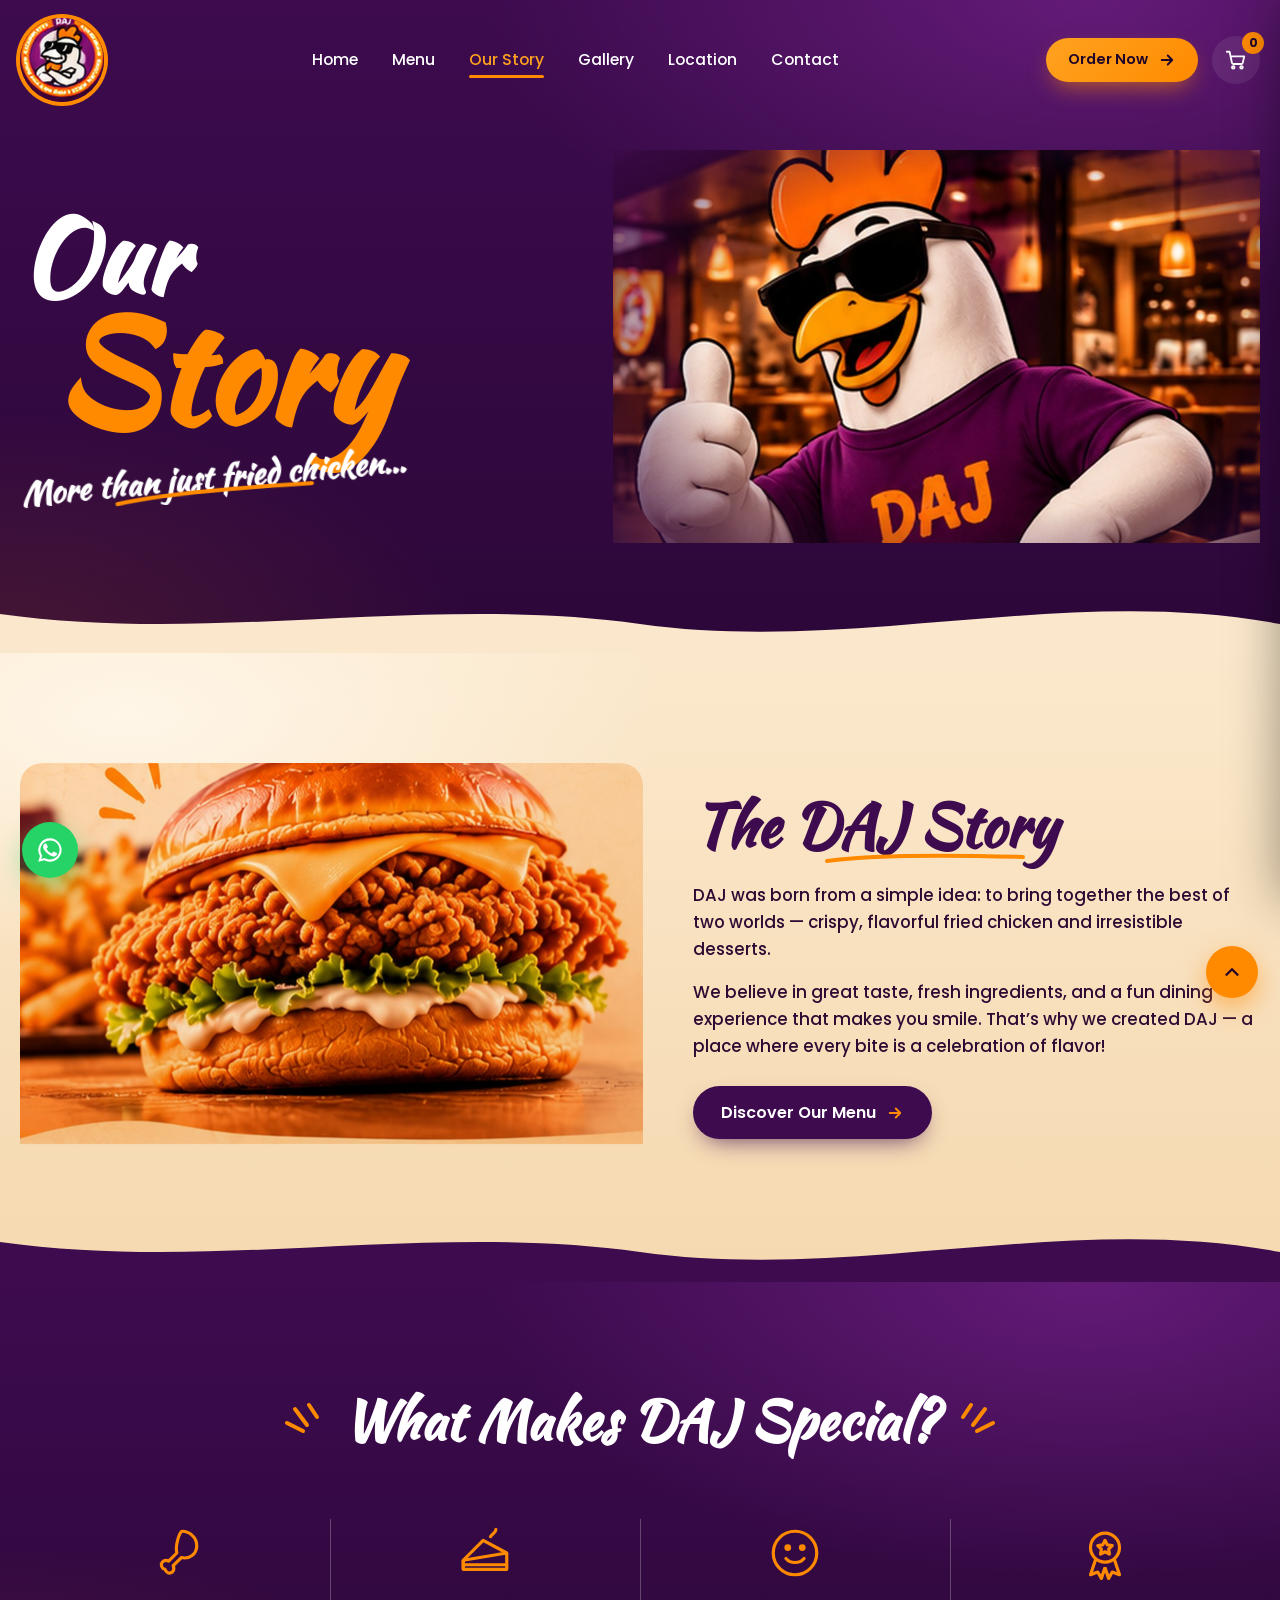
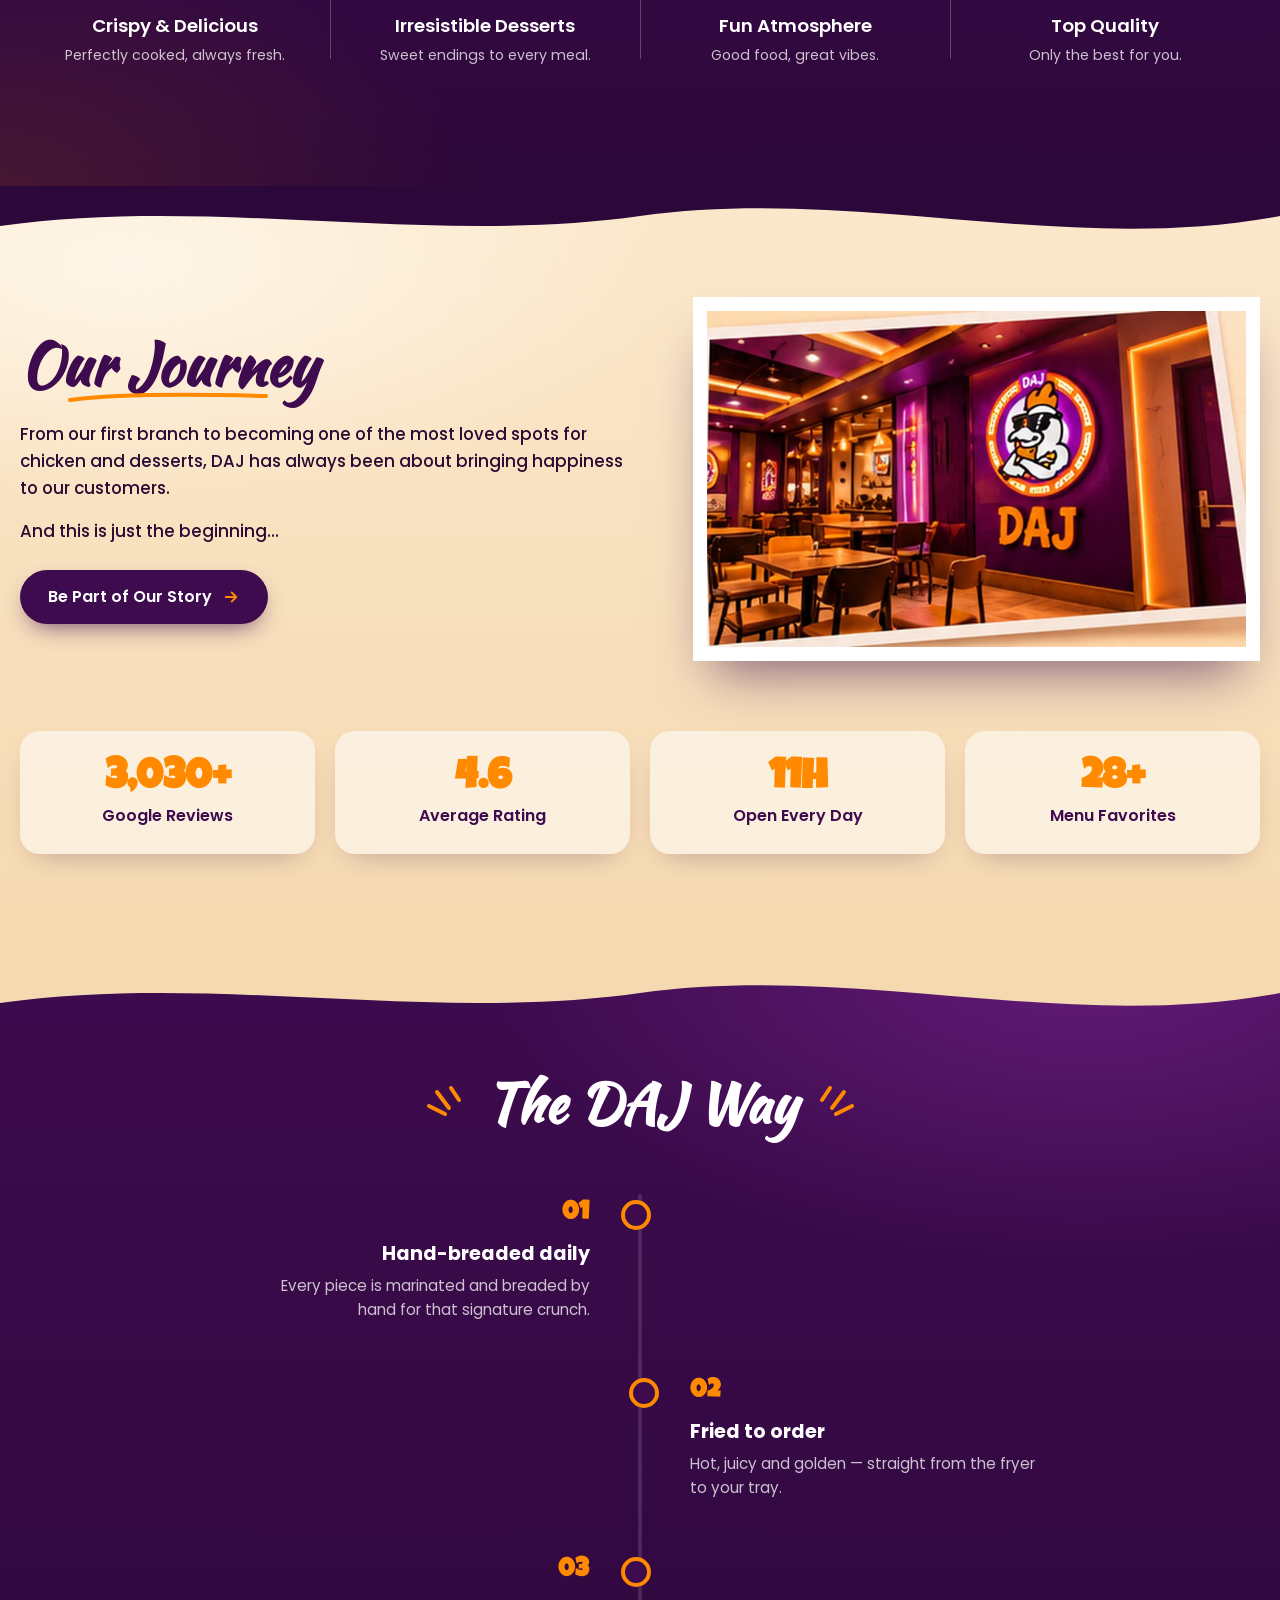
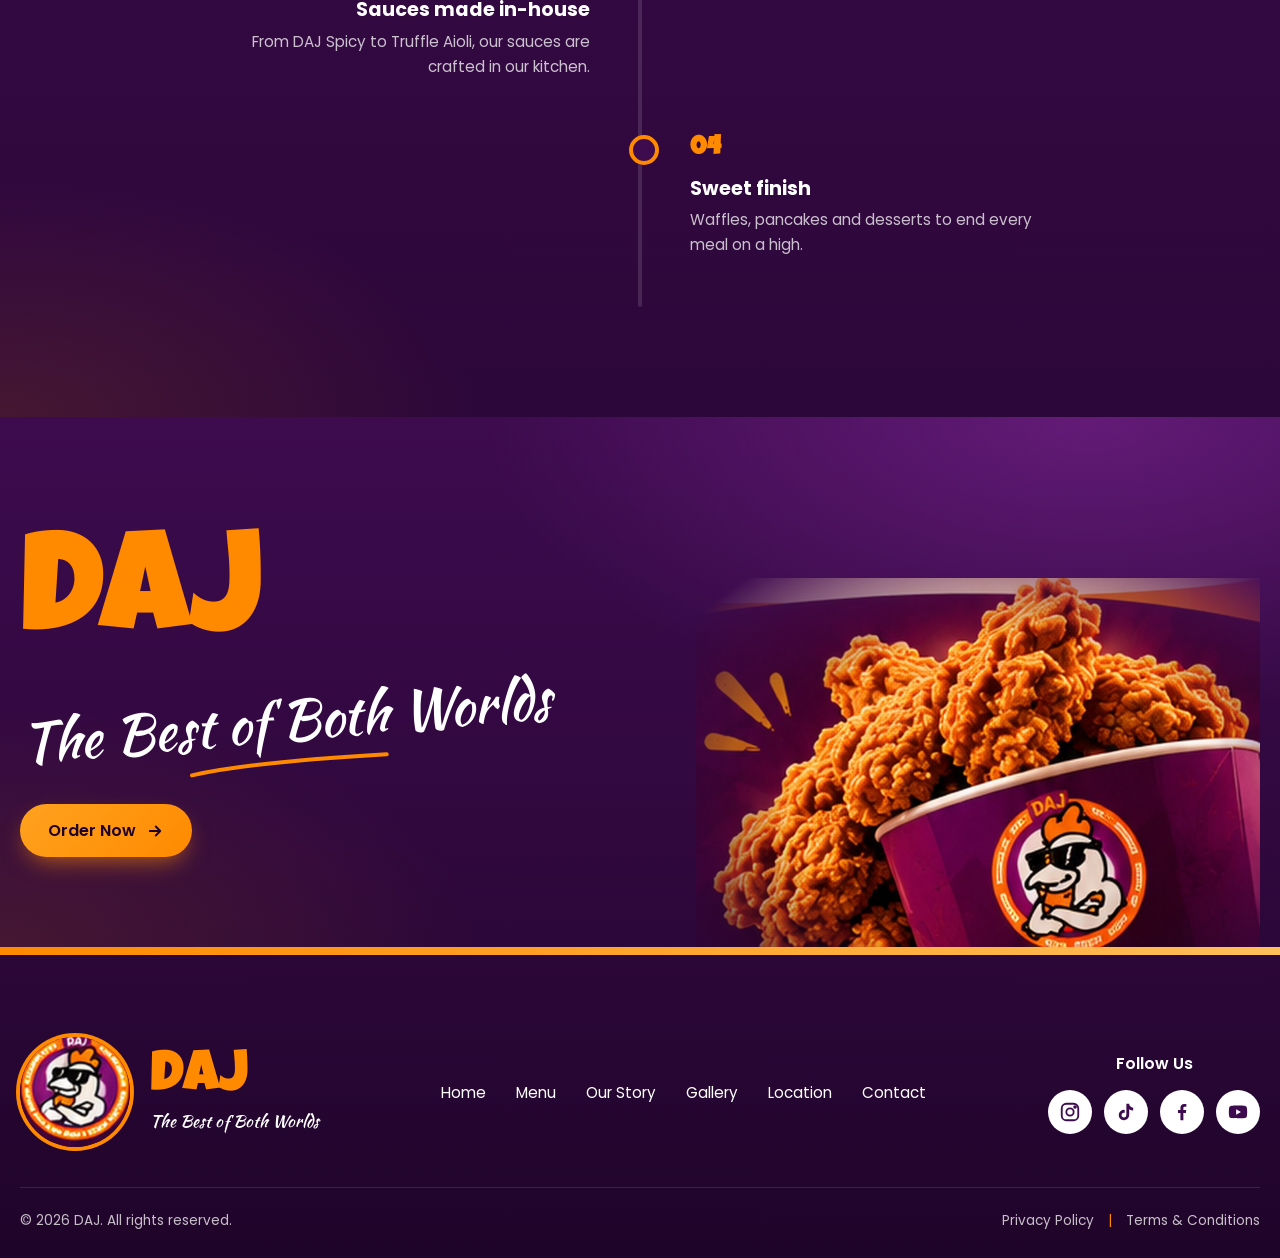
<file: daj/story.html>
<!DOCTYPE html>
<html lang="en">
<head>
<meta charset="UTF-8">
<meta name="viewport" content="width=device-width, initial-scale=1">
<title>Our Story | DAJ — More Than Just Fried Chicken</title>
<meta name="description" content="DAJ was born from a simple idea: bring together crispy, flavorful fried chicken and irresistible desserts. Discover the DAJ story.">
<meta name="theme-color" content="#3d0b4e">
<meta property="og:title" content="Our Story | DAJ — More Than Just Fried Chicken">
<meta property="og:description" content="DAJ was born from a simple idea: bring together crispy, flavorful fried chicken and irresistible desserts. Discover the DAJ story.">
<meta property="og:image" content="assets/img/hero-burger.jpg">
<link rel="icon" href="assets/img/favicon.png">
<link rel="preconnect" href="https://fonts.googleapis.com">
<link rel="preconnect" href="https://fonts.gstatic.com" crossorigin>
<link href="https://fonts.googleapis.com/css2?family=Luckiest+Guy&family=Kaushan+Script&family=Poppins:wght@400;500;600;700;800&display=swap" rel="stylesheet">
<link rel="stylesheet" href="assets/css/style.css">
</head>
<body>
<div class="preloader"><div><img src="assets/img/logo.jpg" alt="DAJ"><span>Frying up something good…</span></div></div>
<div class="progress"></div>
<header class="header">
  <div class="container nav">
    <a href="index.html" class="brand" aria-label="DAJ home"><img src="assets/img/logo.jpg" alt="DAJ logo"></a>
    <ul class="nav-links"><li><a href="index.html">Home</a></li><li><a href="menu.html">Menu</a></li><li><a href="story.html" class="active">Our Story</a></li><li><a href="index.html#gallery">Gallery</a></li><li><a href="index.html#location">Location</a></li><li><a href="contact.html">Contact</a></li></ul>
    <div class="nav-actions">
      <a href="menu.html" class="btn btn-orange btn-sm">Order Now <svg viewBox="0 0 24 24" fill="none" stroke="currentColor" stroke-width="2.5" stroke-linecap="round" stroke-linejoin="round"><path d="M5 12h14M13 6l6 6-6 6"/></svg></a>
      <button class="cart-btn" aria-label="Open cart"><svg viewBox="0 0 24 24" fill="none" stroke="currentColor" stroke-width="2" stroke-linecap="round" stroke-linejoin="round"><circle cx="9" cy="20" r="1.4"/><circle cx="18" cy="20" r="1.4"/><path d="M2 3h3l2.6 12.2a1.5 1.5 0 0 0 1.5 1.2h8.7a1.5 1.5 0 0 0 1.5-1.1L21 8H6"/></svg><span class="cart-count">0</span></button>
      <button class="burger" aria-label="Menu" aria-expanded="false"><span></span><span></span><span></span></button>
    </div>
  </div>
</header>
<main>

<section class="hero sub bg-purple">
  <div class="container hero-grid">
    <div>
      <h1 class="hero-title-2"><span class="w1" data-split>Our</span><span class="w2" data-split="3">Story</span><span class="w3" data-reveal="up" style="--d:.6s"><span class="underline">More than just fried chicken…</span></span></h1>
    </div>
    <div class="hero-visual" data-reveal="zoom"><div data-tilt><img class="main" src="assets/img/mascot-thumb-scene.jpg" alt="DAJ mascot giving a thumbs up" style="mask-image:radial-gradient(ellipse 75% 80% at 55% 50%,#000 55%,transparent 100%);-webkit-mask-image:radial-gradient(ellipse 75% 80% at 55% 50%,#000 55%,transparent 100%)"></div></div>
  </div>
  <svg class="wave bottom" viewBox="0 0 1440 70" preserveAspectRatio="none"><path fill="#fbe8cc" d="M0,0 H1440 V30 C1200,70 960,0 720,30 C480,60 240,10 0,40 Z"/></svg>
</section>

<section class="bg-cream pad">
  <div class="container story-grid">
    <div class="img-round" data-reveal="left" style="box-shadow:none;background:none"><img class="blend" src="assets/img/story-burger.jpg" alt="DAJ crispy chicken burger" data-parallax="-.05"></div>
    <div data-reveal="right">
      <h2>The <span class="underline">DAJ Story</span></h2>
      <p>DAJ was born from a simple idea: to bring together the best of two worlds — crispy, flavorful fried chicken and irresistible desserts.</p>
      <p>We believe in great taste, fresh ingredients, and a fun dining experience that makes you smile. That’s why we created DAJ — a place where every bite is a celebration of flavor!</p>
      <a href="menu.html" class="btn btn-purple" style="margin-top:10px">Discover Our Menu <svg viewBox="0 0 24 24" fill="none" stroke="currentColor" stroke-width="2.5" stroke-linecap="round" stroke-linejoin="round"><path d="M5 12h14M13 6l6 6-6 6"/></svg></a>
    </div>
  </div>
  <svg class="wave bottom" viewBox="0 0 1440 70" preserveAspectRatio="none"><path fill="#3d0b4e" d="M0,0 H1440 V30 C1200,70 960,0 720,30 C480,60 240,10 0,40 Z"/></svg>
</section>

<section class="bg-purple pad">
  <div class="container">
    <div data-reveal="up"><h2 class="section-title "><svg class="spark" viewBox="0 0 44 44" fill="none" stroke="currentColor" stroke-width="4" stroke-linecap="round"><path d="M28 6 L36 18"/><path d="M14 10 L26 26"/><path d="M6 24 L22 32"/></svg><span>What Makes DAJ Special?</span><svg class="spark r" viewBox="0 0 44 44" fill="none" stroke="currentColor" stroke-width="4" stroke-linecap="round"><path d="M28 6 L36 18"/><path d="M14 10 L26 26"/><path d="M6 24 L22 32"/></svg></h2></div>
    <div class="feat-grid" data-stagger="up"><div class="feat"><div class="ico"><svg viewBox="0 0 64 64" fill="none" stroke="currentColor" stroke-width="3.5" stroke-linecap="round" stroke-linejoin="round"><path d="M40 8c8 0 16 7 16 16 0 10-9 15-17 13l-9 9c1 2 1 5-1 7a5 5 0 0 1-8-3 5 5 0 0 1-3-8c2-2 5-2 7-1l9-9c-2-8 3-24 6-24z"/></svg></div><h4>Crispy &amp; Delicious</h4><p>Perfectly cooked, always fresh.</p></div><div class="feat"><div class="ico"><svg viewBox="0 0 64 64" fill="none" stroke="currentColor" stroke-width="3.5" stroke-linejoin="round"><path d="M8 50h48V32L8 40z"/><path d="M8 40v10M56 32L30 18 8 40"/><path d="M38 14c2-4 6-4 6-8" stroke-linecap="round"/><path d="M8 45h48" /></svg></div><h4>Irresistible Desserts</h4><p>Sweet endings to every meal.</p></div><div class="feat"><div class="ico"><svg viewBox="0 0 64 64" fill="none" stroke="currentColor" stroke-width="3.5" stroke-linecap="round"><circle cx="32" cy="32" r="24"/><path d="M22 38c5 6 15 6 20 0"/><circle cx="24" cy="26" r="2" fill="currentColor"/><circle cx="40" cy="26" r="2" fill="currentColor"/></svg></div><h4>Fun Atmosphere</h4><p>Good food, great vibes.</p></div><div class="feat"><div class="ico"><svg viewBox="0 0 64 64" fill="none" stroke="currentColor" stroke-width="3.5" stroke-linejoin="round"><circle cx="32" cy="26" r="16"/><path d="M32 18l2.5 5 5.5.8-4 3.9.9 5.5-4.9-2.6-4.9 2.6.9-5.5-4-3.9 5.5-.8z"/><path d="M22 38l-6 18 8-3 4 7 4-12M42 38l6 18-8-3-4 7-4-12"/></svg></div><h4>Top Quality</h4><p>Only the best for you.</p></div></div>
  </div>
</section>

<section class="bg-cream pad">
  <svg class="wave top" viewBox="0 0 1440 70" preserveAspectRatio="none"><path fill="#2c0739" d="M0,0 H1440 V30 C1200,70 960,0 720,30 C480,60 240,10 0,40 Z"/></svg>
  <div class="container story-grid">
    <div data-reveal="left">
      <h2><span class="underline">Our Journey</span></h2>
      <p>From our first branch to becoming one of the most loved spots for chicken and desserts, DAJ has always been about bringing happiness to our customers.</p>
      <p>And this is just the beginning…</p>
      <a href="contact.html" class="btn btn-purple" style="margin-top:10px">Be Part of Our Story <svg viewBox="0 0 24 24" fill="none" stroke="currentColor" stroke-width="2.5" stroke-linecap="round" stroke-linejoin="round"><path d="M5 12h14M13 6l6 6-6 6"/></svg></a>
    </div>
    <div class="photo-frame" data-reveal="rotate"><img src="assets/img/interior.jpg" alt="Inside the DAJ restaurant" loading="lazy"></div>
  </div>
  <div class="container stats" data-stagger="up">
    <div class="stat"><b data-count="3197" data-suffix="+">0</b><span>Google Reviews</span></div>
    <div class="stat"><b data-count="4.9">0</b><span>Average Rating</span></div>
    <div class="stat"><b data-count="12" data-suffix="h">0</b><span>Open Every Day</span></div>
    <div class="stat"><b data-count="30" data-suffix="+">0</b><span>Menu Favorites</span></div>
  </div>
</section>

<section class="bg-purple pad">
  <svg class="wave top" viewBox="0 0 1440 70" preserveAspectRatio="none"><path fill="#f5d9b0" d="M0,0 H1440 V30 C1200,70 960,0 720,30 C480,60 240,10 0,40 Z"/></svg>
  <div class="container">
    <div data-reveal="up"><h2 class="section-title "><svg class="spark" viewBox="0 0 44 44" fill="none" stroke="currentColor" stroke-width="4" stroke-linecap="round"><path d="M28 6 L36 18"/><path d="M14 10 L26 26"/><path d="M6 24 L22 32"/></svg><span>The DAJ Way</span><svg class="spark r" viewBox="0 0 44 44" fill="none" stroke="currentColor" stroke-width="4" stroke-linecap="round"><path d="M28 6 L36 18"/><path d="M14 10 L26 26"/><path d="M6 24 L22 32"/></svg></h2></div>
    <div class="timeline"><div class="fill"></div>
      <div class="tl-item" data-reveal="right"><b>01</b><h4>Hand-breaded daily</h4><p>Every piece is marinated and breaded by hand for that signature crunch.</p></div>
      <div class="tl-item" data-reveal="left"><b>02</b><h4>Fried to order</h4><p>Hot, juicy and golden — straight from the fryer to your tray.</p></div>
      <div class="tl-item" data-reveal="right"><b>03</b><h4>Sauces made in-house</h4><p>From DAJ Spicy to Truffle Aioli, our sauces are crafted in our kitchen.</p></div>
      <div class="tl-item" data-reveal="left"><b>04</b><h4>Sweet finish</h4><p>Waffles, pancakes and desserts to end every meal on a high.</p></div>
    </div>
  </div>
</section>

<section class="closing bg-purple">
  <div class="container closing-grid">
    <div data-reveal="left" style="padding-bottom:90px">
      <div class="big">DAJ</div>
      <div class="script"><span class="underline">The Best of Both Worlds</span></div><br>
      <a href="menu.html" class="btn btn-orange">Order Now <svg viewBox="0 0 24 24" fill="none" stroke="currentColor" stroke-width="2.5" stroke-linecap="round" stroke-linejoin="round"><path d="M5 12h14M13 6l6 6-6 6"/></svg></a>
    </div>
    <img class="bucket" src="assets/img/story-bucket.jpg" alt="DAJ chicken bucket" data-reveal="up" loading="lazy">
  </div>
</section>
</main>
<footer class="footer">
  <div class="container">
    <div class="foot-grid" data-stagger="up">
      <div class="foot-brand"><img src="assets/img/logo.jpg" alt="DAJ logo"><div><div class="daj">DAJ</div><div class="tl">The Best of Both Worlds</div></div></div>
      <ul class="foot-links"><li><a href="index.html">Home</a></li><li><a href="menu.html">Menu</a></li><li><a href="story.html">Our Story</a></li><li><a href="index.html#gallery">Gallery</a></li><li><a href="index.html#location">Location</a></li><li><a href="contact.html">Contact</a></li></ul>
      <div class="social"><h4>Follow Us</h4><div>
        <a href="#" aria-label="Instagram"><svg viewBox="0 0 24 24" fill="none" stroke="currentColor" stroke-width="2"><rect x="3" y="3" width="18" height="18" rx="5"/><circle cx="12" cy="12" r="4"/><circle cx="17.5" cy="6.5" r="1" fill="currentColor"/></svg></a><a href="#" aria-label="TikTok"><svg viewBox="0 0 24 24" fill="currentColor"><path d="M16.6 5.8A4.3 4.3 0 0 1 15.5 3h-3.1v12.4a2.6 2.6 0 1 1-1.8-2.5V9.7a5.7 5.7 0 1 0 4.9 5.7V9a7.4 7.4 0 0 0 4.3 1.4V7.3a4.3 4.3 0 0 1-3.2-1.5z"/></svg></a><a href="#" aria-label="Facebook"><svg viewBox="0 0 24 24" fill="currentColor"><path d="M13.5 21v-8h2.7l.4-3.2h-3.1V7.8c0-.9.25-1.5 1.55-1.5h1.65V3.4a22 22 0 0 0-2.4-.12c-2.4 0-4 1.45-4 4.1v2.4H7.6V13h2.7v8z"/></svg></a><a href="#" aria-label="YouTube"><svg viewBox="0 0 24 24" fill="currentColor"><path d="M21.6 7.2a2.5 2.5 0 0 0-1.8-1.8C18.2 5 12 5 12 5s-6.2 0-7.8.4A2.5 2.5 0 0 0 2.4 7.2 26 26 0 0 0 2 12a26 26 0 0 0 .4 4.8 2.5 2.5 0 0 0 1.8 1.8c1.6.4 7.8.4 7.8.4s6.2 0 7.8-.4a2.5 2.5 0 0 0 1.8-1.8A26 26 0 0 0 22 12a26 26 0 0 0-.4-4.8zM10 15V9l5.2 3z"/></svg></a>
      </div></div>
    </div>
    <div class="copy"><span>© <span data-year>2026</span> DAJ. All rights reserved.</span><nav><a href="#">Privacy Policy</a><span>|</span><a href="#">Terms &amp; Conditions</a></nav></div>
  </div>
</footer>
<button class="to-top" aria-label="Back to top"><svg viewBox="0 0 24 24" fill="none" stroke="currentColor" stroke-width="2.5" stroke-linecap="round"><path d="M6 15l6-6 6 6"/></svg></button>
<a class="wa-float" href="https://wa.me/201107487200" target="_blank" rel="noopener" aria-label="Chat on WhatsApp"><svg viewBox="0 0 24 24" fill="currentColor"><path d="M17.5 14.4c-.3-.15-1.75-.86-2-.96-.27-.1-.47-.15-.67.15-.2.3-.77.96-.94 1.16-.17.2-.35.22-.65.07a8.2 8.2 0 0 1-4.07-3.56c-.3-.53.31-.5.88-1.64.1-.2.05-.37-.02-.52-.08-.15-.67-1.6-.92-2.2-.24-.58-.49-.5-.67-.5h-.57a1.1 1.1 0 0 0-.8.37 3.3 3.3 0 0 0-1.04 2.47 5.8 5.8 0 0 0 1.2 3.07 13.2 13.2 0 0 0 5.07 4.48c1.88.81 2.62.88 3.56.74.57-.09 1.75-.72 2-1.41.25-.7.25-1.29.17-1.41-.07-.13-.27-.2-.57-.35zM12 2a10 10 0 0 0-8.6 15.1L2 22l5-1.3A10 10 0 1 0 12 2zm0 18.2a8.2 8.2 0 0 1-4.2-1.15l-.3-.18-3 .78.8-2.9-.2-.3A8.2 8.2 0 1 1 12 20.2z"/></svg></a>
<div class="overlay"></div>
<aside class="drawer" aria-label="Your order">
  <header><h3>Your Order</h3><button aria-label="Close cart">×</button></header>
  <div class="list"></div>
  <footer><div class="total"><span>Total</span><b>0 EGP</b></div>
  <button class="btn btn-orange checkout">Order on WhatsApp <svg viewBox="0 0 24 24" fill="currentColor"><path d="M17.5 14.4c-.3-.15-1.75-.86-2-.96-.27-.1-.47-.15-.67.15-.2.3-.77.96-.94 1.16-.17.2-.35.22-.65.07a8.2 8.2 0 0 1-4.07-3.56c-.3-.53.31-.5.88-1.64.1-.2.05-.37-.02-.52-.08-.15-.67-1.6-.92-2.2-.24-.58-.49-.5-.67-.5h-.57a1.1 1.1 0 0 0-.8.37 3.3 3.3 0 0 0-1.04 2.47 5.8 5.8 0 0 0 1.2 3.07 13.2 13.2 0 0 0 5.07 4.48c1.88.81 2.62.88 3.56.74.57-.09 1.75-.72 2-1.41.25-.7.25-1.29.17-1.41-.07-.13-.27-.2-.57-.35zM12 2a10 10 0 0 0-8.6 15.1L2 22l5-1.3A10 10 0 1 0 12 2zm0 18.2a8.2 8.2 0 0 1-4.2-1.15l-.3-.18-3 .78.8-2.9-.2-.3A8.2 8.2 0 1 1 12 20.2z"/></svg></button><small>Delivery &amp; pickup in Obour City</small></footer>
</aside>
<div class="toast"></div>
<script src="assets/js/main.js"></script>
</body>
</html>
</file>
<file: daj/assets/css/style.css>
/* =========================================================
   DAJ — The Best of Both Worlds
   ========================================================= */
:root{
  --p-900:#1f0429;
  --p-800:#2c0739;
  --p-700:#3d0b4e;
  --p-600:#541466;
  --p-500:#6d1d84;
  --o-500:#ff8a00;
  --o-400:#ffa21f;
  --o-300:#ffbf5a;
  --cream:#fbe8cc;
  --cream-2:#f5d9b0;
  --ink:#2b0b33;
  --white:#fff;
  --radius:22px;
  --shadow:0 18px 40px -12px rgba(31,4,41,.45);
  --font-body:'Poppins',system-ui,sans-serif;
  --font-script:'Kaushan Script',cursive;
  --font-display:'Luckiest Guy',cursive;
  --ease:cubic-bezier(.22,1,.36,1);
}
*{margin:0;padding:0;box-sizing:border-box}
html{scroll-behavior:smooth}
html,body{overflow-x:clip}
body{font-family:var(--font-body);color:var(--white);background:var(--p-800);overflow-x:hidden;line-height:1.6}
img{max-width:100%;display:block}
a{color:inherit;text-decoration:none}
button{font:inherit;cursor:pointer;border:0;background:none;color:inherit}
.container{width:min(1240px,100% - 32px);margin-inline:auto}
::selection{background:var(--o-500);color:var(--p-900)}

/* ---------- Preloader ---------- */
.preloader{position:fixed;inset:0;z-index:999;background:radial-gradient(circle at 50% 40%,var(--p-600),var(--p-900));display:grid;place-items:center;transition:opacity .6s var(--ease),visibility .6s}
.preloader.done{opacity:0;visibility:hidden}
.preloader img{width:120px;border-radius:50%;animation:pulseSpin 1.4s var(--ease) infinite;box-shadow:0 0 0 6px var(--o-500),0 0 60px var(--o-500)}
.preloader span{display:block;margin-top:22px;font-family:var(--font-script);color:var(--o-400);letter-spacing:2px;text-align:center}
@keyframes pulseSpin{0%{transform:scale(.9) rotate(-8deg)}50%{transform:scale(1.05) rotate(8deg)}100%{transform:scale(.9) rotate(-8deg)}}

/* ---------- Scroll progress ---------- */
.progress{position:fixed;top:0;left:0;height:4px;width:0;z-index:200;background:linear-gradient(90deg,var(--o-500),var(--o-300));box-shadow:0 0 12px var(--o-500)}

/* ---------- Header ---------- */
.header{position:fixed;inset:0 0 auto;z-index:100;transition:background .4s,padding .4s,box-shadow .4s;padding:18px 0}
.header.scrolled{background:rgba(31,4,41,.88);backdrop-filter:blur(14px);padding:8px 0;box-shadow:0 10px 30px rgba(0,0,0,.3)}
.nav{display:flex;align-items:center;justify-content:space-between;gap:20px}
.brand img{width:84px;height:84px;border-radius:50%;box-shadow:0 0 0 4px var(--o-500);transition:width .4s,height .4s,transform .6s var(--ease)}
.header.scrolled .brand img{width:58px;height:58px}
.brand:hover img{transform:rotate(-12deg) scale(1.05)}
.nav-links{display:flex;gap:34px;list-style:none}
.nav-links a{font-weight:500;font-size:.98rem;position:relative;padding:6px 0;transition:color .3s}
.nav-links a::after{content:"";position:absolute;left:0;bottom:-2px;height:3px;width:100%;border-radius:3px;background:var(--o-500);transform:scaleX(0);transform-origin:right;transition:transform .4s var(--ease)}
.nav-links a:hover,.nav-links a.active{color:var(--o-400)}
.nav-links a:hover::after,.nav-links a.active::after{transform:scaleX(1);transform-origin:left}
.nav-actions{display:flex;align-items:center;gap:14px}
.cart-btn{position:relative;width:48px;height:48px;border-radius:50%;background:rgba(255,255,255,.08);display:grid;place-items:center;transition:background .3s,transform .3s}
.cart-btn:hover{background:rgba(255,138,0,.25);transform:translateY(-2px)}
.cart-btn svg{width:22px;height:22px}
.cart-count{position:absolute;top:-4px;right:-4px;min-width:22px;height:22px;padding:0 6px;border-radius:11px;background:var(--o-500);color:var(--p-900);font-size:.75rem;font-weight:700;display:grid;place-items:center}
.cart-count.bump{animation:bump .5s var(--ease)}
@keyframes bump{30%{transform:scale(1.5)}}
.burger{display:none;width:46px;height:46px;border-radius:12px;background:rgba(255,255,255,.08);position:relative}
.burger span{position:absolute;left:12px;right:12px;height:2px;background:#fff;border-radius:2px;transition:.35s var(--ease)}
.burger span:nth-child(1){top:16px}.burger span:nth-child(2){top:22px}.burger span:nth-child(3){top:28px}
.burger.open span:nth-child(1){top:22px;transform:rotate(45deg)}
.burger.open span:nth-child(2){opacity:0}
.burger.open span:nth-child(3){top:22px;transform:rotate(-45deg)}

/* ---------- Buttons ---------- */
.btn{display:inline-flex;align-items:center;gap:10px;padding:14px 28px;border-radius:40px;font-weight:600;font-size:1rem;position:relative;overflow:hidden;isolation:isolate;transition:transform .3s var(--ease),box-shadow .3s}
.btn svg{width:18px;height:18px;transition:transform .3s var(--ease)}
.btn:hover svg{transform:translateX(5px)}
.btn::before{content:"";position:absolute;inset:0;z-index:-1;background:linear-gradient(120deg,transparent 30%,rgba(255,255,255,.45),transparent 70%);transform:translateX(-120%);transition:transform .7s var(--ease)}
.btn:hover::before{transform:translateX(120%)}
.btn:hover{transform:translateY(-3px)}
.btn-orange{background:linear-gradient(135deg,var(--o-400),var(--o-500));color:var(--p-900);box-shadow:0 10px 25px -8px rgba(255,138,0,.7)}
.btn-orange:hover{box-shadow:0 16px 30px -8px rgba(255,138,0,.9)}
.btn-outline{border:2px solid var(--o-500);color:#fff}
.btn-outline:hover{background:rgba(255,138,0,.15)}
.btn-purple{background:var(--p-700);color:#fff;box-shadow:0 10px 25px -10px rgba(61,11,78,.8)}
.btn-purple svg{color:var(--o-500)}
.btn-sm{padding:10px 22px;font-size:.9rem}

/* ---------- Sections & backgrounds ---------- */
section{position:relative}
.bg-purple{background:radial-gradient(1000px 500px at 85% 0%,rgba(146,46,170,.45),transparent 60%),radial-gradient(800px 400px at 0% 100%,rgba(255,138,0,.12),transparent 60%),linear-gradient(180deg,var(--p-700),var(--p-800))}
.bg-cream{background:radial-gradient(900px 400px at 10% 10%,#fff6e8,transparent 60%),linear-gradient(180deg,var(--cream),var(--cream-2));color:var(--ink)}
.bg-orange{background:linear-gradient(110deg,var(--cream) 0%,var(--cream) 30%,var(--o-400) 60%,var(--o-500) 100%);color:var(--ink)}
.wave{position:absolute;left:0;width:100%;height:70px;z-index:3;pointer-events:none}
.wave.top{top:-1px}.wave.bottom{bottom:-1px;transform:scaleY(-1)}
.pad{padding:110px 0}

.section-title{font-family:var(--font-script);font-size:clamp(2.2rem,4.5vw,3.4rem);text-align:center;line-height:1.1;display:flex;align-items:center;justify-content:center;gap:18px}
.bg-cream .section-title,.bg-orange .section-title{color:var(--p-700)}
.spark{width:44px;height:44px;color:var(--o-500);flex-shrink:0}
.spark.r{transform:scaleX(-1)}
.spark path{stroke-dasharray:30;stroke-dashoffset:30;animation:draw 1.2s var(--ease) forwards}
.in .spark path,.spark.live path{animation:draw 1.2s var(--ease) forwards,flick 2.5s ease-in-out 1.2s infinite}
@keyframes draw{to{stroke-dashoffset:0}}
@keyframes flick{50%{opacity:.4}}
.underline{position:relative;display:inline-block}
.underline::after{content:"";position:absolute;left:-4%;bottom:-6px;width:108%;height:12px;background:url("data:image/svg+xml,%3Csvg xmlns='http://www.w3.org/2000/svg' viewBox='0 0 200 12'%3E%3Cpath d='M2 9 Q 60 1 198 5' stroke='%23ff8a00' stroke-width='4' fill='none' stroke-linecap='round'/%3E%3C/svg%3E") no-repeat center/100% 100%;transform:scaleX(0);transform-origin:left;transition:transform 1s .4s var(--ease)}
.in .underline::after,.underline.in::after,.hero .underline::after{transform:scaleX(1)}
.orange{color:var(--o-500)}
.tag{display:inline-block;background:var(--o-500);color:var(--p-900);font-weight:600;padding:6px 18px;border-radius:30px;font-size:.95rem}

/* ---------- Reveal animations ---------- */
[data-reveal]{opacity:0;transition:opacity .9s var(--ease),transform .9s var(--ease);transition-delay:var(--d,0s)}
[data-reveal="up"]{transform:translateY(60px)}
[data-reveal="down"]{transform:translateY(-40px)}
[data-reveal="left"]{transform:translateX(-80px)}
[data-reveal="right"]{transform:translateX(80px)}
[data-reveal="zoom"]{transform:scale(.8)}
[data-reveal="rotate"]{transform:rotate(-8deg) scale(.85)}
[data-reveal].in{opacity:1;transform:none}

/* ---------- Hero ---------- */
.hero{min-height:100vh;display:flex;align-items:center;padding:150px 0 120px;overflow:hidden}
.hero-grid{display:grid;grid-template-columns:1fr 1.15fr;align-items:center;gap:30px}
.hero h1{line-height:.95}
.hero .big{font-family:var(--font-display);font-size:clamp(5rem,13vw,10rem);color:var(--o-500);display:block;letter-spacing:4px;text-shadow:0 8px 0 rgba(0,0,0,.18)}
.hero .script{font-family:var(--font-script);font-size:clamp(2.2rem,5vw,4rem);display:block;transform:rotate(-6deg);margin-top:10px}
.hero .script em{font-style:normal;color:var(--o-500)}
.hero p.lead{max-width:440px;margin:28px 0 0;color:rgba(255,255,255,.8)}
.hero-cta{display:flex;flex-wrap:wrap;gap:16px;margin-top:38px}
.hero-visual{position:relative}
.hero-visual img.main{width:100%;mask-image:radial-gradient(ellipse 50% 50% at 50% 50%,#000 70%,transparent 100%);-webkit-mask-image:radial-gradient(ellipse 50% 50% at 50% 50%,#000 70%,transparent 100%);animation:float 6s ease-in-out infinite;filter:drop-shadow(0 30px 40px rgba(0,0,0,.4))}
@keyframes float{0%,100%{transform:translateY(0) rotate(0)}50%{transform:translateY(-18px) rotate(1.5deg)}}
.rays{position:absolute;inset:-20%;background:repeating-conic-gradient(from 0deg,rgba(255,255,255,.05) 0 8deg,transparent 8deg 22deg);border-radius:50%;mask-image:radial-gradient(circle,#000 20%,transparent 65%);-webkit-mask-image:radial-gradient(circle,#000 20%,transparent 65%);animation:spin 40s linear infinite;z-index:-1}
@keyframes spin{to{transform:rotate(360deg)}}
.hero-split .big{font-size:clamp(4rem,10vw,8rem)}
.hero-title-2{font-family:var(--font-script);line-height:.9}
.hero-title-2 .w1{display:block;font-size:clamp(3.5rem,8vw,6.5rem);color:#fff}
.hero-title-2 .w2{display:block;font-size:clamp(4.5rem,11vw,9rem);color:var(--o-500);margin-left:6%}
.hero-title-2 .w3{display:block;font-family:var(--font-script);font-size:clamp(1.3rem,2.6vw,2rem);transform:rotate(-5deg);margin-top:16px;color:#fff}
.hero.sub{min-height:auto;padding:150px 0 110px}
.hero.sub .hero-visual img.main{max-height:440px;object-fit:contain;margin-left:auto}
.char{display:inline-block;opacity:0;transform:translateY(60px) rotate(12deg);animation:charIn .8s var(--ease) forwards;animation-delay:calc(var(--i)*.06s + .3s)}
@keyframes charIn{to{opacity:1;transform:none}}
.scroll-cue{position:absolute;left:50%;bottom:90px;transform:translateX(-50%);width:28px;height:46px;border:2px solid rgba(255,255,255,.5);border-radius:20px;z-index:4}
.scroll-cue::after{content:"";position:absolute;left:50%;top:8px;width:4px;height:10px;margin-left:-2px;border-radius:4px;background:var(--o-500);animation:cue 1.6s infinite}
@keyframes cue{0%{opacity:0;transform:translateY(0)}40%{opacity:1}100%{opacity:0;transform:translateY(16px)}}
.floaty{position:absolute;pointer-events:none;color:var(--o-500);opacity:.7;animation:bob 5s ease-in-out infinite}
@keyframes bob{50%{transform:translateY(-14px) rotate(10deg)}}

/* ---------- Marquee ---------- */
.marquee{background:var(--o-500);color:var(--p-900);overflow:hidden;padding:14px 0;transform:rotate(-1.5deg) scaleX(1.03);margin:-10px 0;position:relative;z-index:5;box-shadow:0 10px 30px rgba(0,0,0,.25)}
.marquee-track{display:flex;gap:40px;width:max-content;animation:marquee 28s linear infinite;font-family:var(--font-display);font-size:1.6rem;letter-spacing:2px;white-space:nowrap}
.marquee-track span{display:flex;align-items:center;gap:40px}
.marquee-track span::after{content:"★";color:var(--p-700)}
@keyframes marquee{to{transform:translateX(-50%)}}

/* ---------- About ---------- */
.about-grid{display:grid;grid-template-columns:.8fr 1.1fr 1.3fr;gap:40px;align-items:center}
.about-grid h2{font-family:var(--font-script);font-size:clamp(2.4rem,4vw,3.4rem);color:var(--p-700);line-height:1.1;margin-bottom:22px}
.about-grid p{font-weight:500;margin-bottom:26px;max-width:380px}
.mascot{mix-blend-mode:multiply;mask-image:radial-gradient(ellipse 72% 70% at 50% 50%,#000 70%,transparent 100%);-webkit-mask-image:radial-gradient(ellipse 72% 70% at 50% 50%,#000 70%,transparent 100%);animation:wiggle 4s ease-in-out infinite;transform-origin:bottom center}
@keyframes wiggle{0%,100%{transform:rotate(0)}25%{transform:rotate(-3deg)}75%{transform:rotate(3deg)}}
.img-round{border-radius:var(--radius);overflow:hidden;box-shadow:var(--shadow)}
.img-round img{width:100%;height:100%;object-fit:cover;transition:transform 1.2s var(--ease)}
.img-round:hover img{transform:scale(1.07)}
.blend{mix-blend-mode:multiply}

/* ---------- Category cards ---------- */
.cats{display:grid;grid-template-columns:repeat(6,1fr);gap:20px;margin:50px 0 40px}
.cat{border-radius:20px;overflow:hidden;background:linear-gradient(180deg,var(--p-600),var(--p-800));border:2px solid rgba(255,162,31,.55);box-shadow:var(--shadow);position:relative;transition:transform .5s var(--ease),box-shadow .5s,border-color .5s}
.cat img{aspect-ratio:1/.85;object-fit:cover;width:100%;transition:transform .8s var(--ease)}
.cat-label{display:flex;align-items:center;justify-content:center;gap:8px;padding:12px 10px 16px;font-family:var(--font-script);font-size:1.15rem;text-align:center;line-height:1.1}
.cat-label i{width:22px;height:22px;flex-shrink:0;border-radius:50%;background:var(--o-500);color:var(--p-900);display:grid;place-items:center;font-style:normal;font-size:.8rem;transition:transform .4s var(--ease)}
.cat:hover{transform:translateY(-10px) rotate(-1deg);border-color:var(--o-500);box-shadow:0 25px 45px -15px rgba(255,138,0,.55)}
.cat:hover img{transform:scale(1.12)}
.cat:hover .cat-label i{transform:rotate(-45deg)}
.center{text-align:center}

/* ---------- Banner ---------- */
.banner{overflow:hidden;padding:110px 0}
.banner-grid{display:grid;grid-template-columns:.8fr 1.6fr;align-items:center;gap:30px}
.banner h2{font-family:var(--font-script);color:var(--p-700);font-size:clamp(2.4rem,5vw,3.8rem);line-height:1.05;transform:rotate(-6deg);margin-bottom:34px}
.banner h2 span{display:block}
.banner h2 span:nth-child(2){margin-left:.5em}
.banner-img{border-radius:28px;overflow:hidden;box-shadow:0 30px 60px -20px rgba(61,11,78,.6)}
.banner-img img{width:100%;transition:transform .2s linear}

/* ---------- Gallery ---------- */
.carousel{position:relative;margin:50px 0 40px}
.track-wrap{overflow:hidden;padding:10px 4px 20px}
.track{display:flex;gap:20px;transition:transform .7s var(--ease);will-change:transform}
.slide{flex:0 0 calc((100% - 80px)/5);border-radius:18px;overflow:hidden;border:2px solid rgba(255,162,31,.5);cursor:zoom-in;position:relative;box-shadow:var(--shadow)}
.slide img{aspect-ratio:1/.95;object-fit:cover;width:100%;transition:transform .8s var(--ease),filter .5s}
.slide::after{content:"+";position:absolute;inset:0;display:grid;place-items:center;font-size:3rem;color:#fff;background:rgba(61,11,78,.45);opacity:0;transition:opacity .4s}
.slide:hover img{transform:scale(1.1)}
.slide:hover::after{opacity:1}
.arrow{position:absolute;top:50%;transform:translateY(-60%);z-index:2;width:48px;height:48px;border-radius:50%;background:#fff;color:var(--p-700);display:grid;place-items:center;box-shadow:0 8px 20px rgba(0,0,0,.3);transition:transform .3s,background .3s}
.arrow:hover{background:var(--o-500);transform:translateY(-60%) scale(1.1)}
.arrow.prev{left:-22px}.arrow.next{right:-22px}
.arrow svg{width:20px;height:20px}
.dots{display:flex;justify-content:center;gap:8px;margin-top:6px}
.dots button{width:10px;height:10px;border-radius:10px;background:rgba(255,255,255,.3);transition:width .4s var(--ease),background .4s}
.dots button.on{width:30px;background:var(--o-500)}

/* Lightbox */
.lightbox{position:fixed;inset:0;z-index:300;background:rgba(20,2,26,.92);display:grid;place-items:center;opacity:0;visibility:hidden;transition:.4s}
.lightbox.open{opacity:1;visibility:visible}
.lightbox img{max-width:min(90vw,900px);max-height:80vh;border-radius:20px;transform:scale(.85);transition:transform .5s var(--ease);box-shadow:0 30px 80px rgba(0,0,0,.6)}
.lightbox.open img{transform:none}
.lb-close{position:absolute;top:24px;right:24px;width:50px;height:50px;border-radius:50%;background:var(--o-500);color:var(--p-900);font-size:1.6rem}
.lightbox .arrow{position:absolute}
.lightbox .arrow.prev{left:24px}.lightbox .arrow.next{right:24px}

/* ---------- Reviews ---------- */
.reviews-grid{display:grid;grid-template-columns:1fr auto 1.5fr;gap:50px;align-items:center;margin:50px auto 40px;max-width:1000px}
.rating{text-align:center}
.rating .score{font-size:3.4rem;font-weight:800;color:var(--p-700);line-height:1;display:inline-flex;align-items:center;gap:14px}
.stars{display:inline-flex;gap:3px;color:var(--o-500)}
.stars svg{width:30px;height:30px}
.stars.sm svg{width:20px;height:20px}
.stars svg{opacity:0;transform:scale(0) rotate(-90deg);transition:.5s var(--ease);transition-delay:calc(var(--i)*.1s + .3s)}
.in .stars svg,.stars.in svg{opacity:1;transform:none}
.rating .based{font-weight:600;margin:8px 0 14px}
.g-badge{display:inline-flex;gap:6px;align-items:center;background:#fff;padding:8px 22px;border-radius:30px;box-shadow:0 6px 18px rgba(61,11,78,.15);font-weight:500}
.g-badge b{font-size:1.25rem;font-weight:600;letter-spacing:-.5px}
.divider{width:3px;height:140px;background:var(--p-700);border-radius:3px}
.review-slider{position:relative;display:flex;align-items:center;gap:14px}
.review-slider .arrow{position:static;transform:none;flex-shrink:0;width:42px;height:42px}
.review-slider .arrow:hover{transform:scale(1.1)}
.review-card{background:rgba(255,255,255,.6);backdrop-filter:blur(6px);border-radius:20px;padding:28px 30px;box-shadow:0 12px 30px -12px rgba(61,11,78,.35);position:relative;flex:1;min-height:170px;text-align:center}
.review-card .q{position:absolute;top:-18px;left:-10px;font-family:Georgia,serif;font-size:6rem;line-height:1;color:var(--o-500)}
.review-card p{font-weight:500;font-size:1.05rem;transition:opacity .4s,transform .4s}
.review-card .who{display:flex;align-items:center;justify-content:center;gap:12px;margin-top:14px;transition:opacity .4s,transform .4s}
.review-card .who img,.avatar{width:46px;height:46px;border-radius:50%;object-fit:cover;border:2px solid var(--o-500)}
.avatar{display:grid;place-items:center;background:var(--p-700);color:#fff;font-weight:700}
.review-card .who small{display:block;font-weight:600;color:var(--p-700)}
.review-card.swap p,.review-card.swap .who{opacity:0;transform:translateY(12px)}

/* ---------- Visit ---------- */
.visit{display:grid;grid-template-columns:1.1fr 1fr;min-height:520px;overflow:hidden}
.visit-img{position:relative;overflow:hidden}
.visit-img img{width:100%;height:100%;object-fit:cover;transform:scale(1.15)}
.visit-body{padding:110px 8%;display:flex;flex-direction:column;justify-content:center;position:relative}
.visit-body h2{font-family:var(--font-script);font-size:clamp(2.6rem,5vw,4rem);margin-bottom:30px}
.info-row{display:flex;gap:18px;align-items:flex-start;margin-bottom:22px;font-size:1.05rem}
.info-row svg{width:30px;height:30px;color:var(--o-500);flex-shrink:0}
.status{display:inline-flex;align-items:center;gap:8px;font-size:.8rem;font-weight:600;padding:3px 12px;border-radius:20px;margin-top:6px}
.status::before{content:"";width:8px;height:8px;border-radius:50%;background:currentColor;animation:blink 1.4s infinite}
.status.open{background:rgba(64,214,120,.15);color:#44e083}
.status.closed{background:rgba(255,90,90,.15);color:#ff7d7d}
@keyframes blink{50%{opacity:.3}}
.visit-body .btn{align-self:flex-end;margin-top:20px}
.ghost-mascot{position:absolute;right:-60px;top:20px;width:340px;opacity:.07;filter:grayscale(1) brightness(3);pointer-events:none}

/* ---------- Footer ---------- */
.footer{background:linear-gradient(180deg,var(--p-800),var(--p-900));padding:90px 0 26px;position:relative}
.footer::before{content:"";position:absolute;top:0;left:0;right:0;height:8px;background:linear-gradient(90deg,var(--o-500),var(--o-300),var(--o-500));background-size:200% 100%;animation:shine 4s linear infinite}
@keyframes shine{to{background-position:200% 0}}
.foot-grid{display:grid;grid-template-columns:auto 1fr auto;gap:40px;align-items:center;padding-bottom:40px;border-bottom:1px solid rgba(255,255,255,.12)}
.foot-brand{display:flex;align-items:center;gap:20px}
.foot-brand img{width:110px;height:110px;border-radius:50%;box-shadow:0 0 0 4px var(--o-500)}
.foot-brand .daj{font-family:var(--font-display);font-size:3.6rem;color:var(--o-500);line-height:1}
.foot-brand .tl{font-family:var(--font-script);font-size:1.05rem}
.foot-links{display:flex;flex-wrap:wrap;gap:12px 30px;justify-content:center;list-style:none}
.foot-links a,.foot-info span{font-size:.95rem;transition:color .3s}
.foot-links a:hover{color:var(--o-500)}
.foot-info{display:flex;gap:40px;justify-content:center;text-align:center;flex-wrap:wrap}
.foot-info div{display:flex;flex-direction:column;align-items:center;gap:8px}
.foot-info svg{width:30px;height:30px;color:var(--o-500)}
.social h4{font-weight:600;margin-bottom:14px;text-align:center}
.social div{display:flex;gap:12px}
.social a{width:44px;height:44px;border-radius:50%;background:#fff;color:var(--p-700);display:grid;place-items:center;transition:transform .4s var(--ease),background .3s,color .3s}
.social a:hover{transform:translateY(-6px) rotate(10deg);background:var(--o-500);color:var(--p-900)}
.social svg{width:22px;height:22px}
.copy{display:flex;justify-content:space-between;flex-wrap:wrap;gap:10px;padding-top:22px;font-size:.85rem;color:rgba(255,255,255,.75)}
.copy nav{display:flex;gap:14px}
.copy nav a:hover{color:var(--o-500)}
.copy nav span{color:var(--o-500)}

.to-top{position:fixed;right:22px;bottom:22px;z-index:90;width:52px;height:52px;border-radius:50%;background:var(--o-500);color:var(--p-900);display:grid;place-items:center;box-shadow:0 10px 25px rgba(255,138,0,.5);transform:translateY(120px);transition:transform .5s var(--ease)}
.to-top.show{transform:none}
.to-top svg{width:22px;height:22px}
.wa-float{position:fixed;left:22px;bottom:22px;z-index:90;width:56px;height:56px;border-radius:50%;background:#25d366;color:#fff;display:grid;place-items:center;box-shadow:0 10px 25px rgba(37,211,102,.45);animation:ring 3s infinite}
.wa-float svg{width:28px;height:28px}
@keyframes ring{0%,100%{box-shadow:0 0 0 0 rgba(37,211,102,.6)}50%{box-shadow:0 0 0 16px rgba(37,211,102,0)}}

/* ---------- MENU PAGE ---------- */
.menu-tabs{display:flex;gap:12px;flex-wrap:wrap;justify-content:center;margin-top:50px;position:relative;z-index:4}
.menu-tabs button{display:inline-flex;align-items:center;gap:8px;padding:12px 20px;border-radius:40px;background:rgba(31,4,41,.75);border:1px solid rgba(255,255,255,.12);font-weight:500;transition:background .3s,transform .3s,color .3s}
.menu-tabs button:hover{transform:translateY(-3px);border-color:var(--o-500)}
.menu-tabs button.on{background:linear-gradient(135deg,var(--o-400),var(--o-500));color:var(--p-900);border-color:transparent;box-shadow:0 10px 25px -8px rgba(255,138,0,.8)}
.menu-tabs .ic{font-size:1.15rem}
.tabs-sticky{position:sticky;top:76px;z-index:20;padding:12px 0;transition:background .3s}
.tabs-sticky.stuck{background:rgba(245,217,176,.92);backdrop-filter:blur(10px);box-shadow:0 10px 20px -10px rgba(61,11,78,.3)}
.tabs-sticky .menu-tabs{margin-top:0}
.menu-cat{margin:20px 0 60px;transition:opacity .5s,transform .5s}
.menu-cat.hide{display:none}
.cat-head{display:flex;align-items:center;gap:20px;margin-bottom:30px}
.cat-head::before,.cat-head::after{content:"";flex:1;height:2px;background:linear-gradient(90deg,transparent,var(--p-700))}
.cat-head::after{background:linear-gradient(90deg,var(--p-700),transparent)}
.cat-head h3{font-family:var(--font-script);font-weight:400;font-size:1.8rem;background:var(--p-700);color:#fff;padding:6px 34px;border-radius:30px;box-shadow:0 10px 20px -8px rgba(61,11,78,.6)}
.items{display:grid;gap:20px}
.items.c7{grid-template-columns:repeat(auto-fill,minmax(150px,1fr))}
.items.c4{grid-template-columns:repeat(auto-fill,minmax(240px,1fr))}
.items.c3{grid-template-columns:repeat(auto-fill,minmax(300px,1fr))}
.item{background:linear-gradient(180deg,#fff7ea,#fbe6c8);border-radius:20px;padding:16px 16px 20px;text-align:center;box-shadow:0 12px 30px -16px rgba(61,11,78,.5);border:1px solid rgba(255,255,255,.8);transition:transform .5s var(--ease),box-shadow .5s;position:relative;display:flex;flex-direction:column}
.item:hover{transform:translateY(-10px);box-shadow:0 26px 40px -18px rgba(61,11,78,.6)}
.item .pic{overflow:hidden;border-radius:14px;margin-bottom:12px}
.item .pic img{width:100%;aspect-ratio:1.3/1;object-fit:cover;mix-blend-mode:multiply;transition:transform .8s var(--ease)}
.item:hover .pic img{transform:scale(1.12) rotate(-2deg)}
.item h4{font-size:1.08rem;font-weight:600;display:flex;justify-content:center;align-items:center;gap:6px}
.item .desc{font-size:.83rem;color:#6b4a5a;line-height:1.35;margin:4px 0 8px;flex:1}
.item .price{font-weight:700;font-size:1.08rem;margin-bottom:12px}
.add-btn{align-self:center;display:inline-flex;align-items:center;gap:8px;background:linear-gradient(135deg,var(--o-400),var(--o-500));color:var(--p-900);font-weight:700;padding:9px 28px;border-radius:30px;box-shadow:0 8px 16px -8px rgba(255,138,0,.9);transition:transform .3s var(--ease)}
.add-btn:hover{transform:scale(1.07)}
.add-btn.added{background:var(--p-700);color:#fff}
.chili{font-size:.9rem}
.badge{position:absolute;top:12px;left:12px;z-index:2;background:var(--p-700);color:var(--o-400);font-size:.72rem;font-weight:700;padding:4px 10px;border-radius:20px;text-transform:uppercase;letter-spacing:.5px}
.mini-grid{display:grid;grid-template-columns:1.35fr 1.35fr .9fr 1fr;gap:20px}
.mini{background:linear-gradient(180deg,#fff7ea,#fbe6c8);border-radius:20px;padding:46px 18px 20px;box-shadow:0 12px 30px -16px rgba(61,11,78,.5);position:relative;display:flex;gap:14px;align-items:center}
.mini .cat-head{position:absolute;top:-22px;left:0;right:0;margin:0}
.mini .cat-head h3{font-size:1.4rem;padding:4px 26px}
.mini>img{width:30%;mix-blend-mode:multiply;flex-shrink:0}
.mini ul{list-style:none;flex:1}
.mini li{display:flex;justify-content:space-between;align-items:center;gap:8px;padding:8px 0;border-bottom:1px dashed rgba(61,11,78,.2);font-size:.9rem;font-weight:500}
.mini li:last-child{border:0}
.mini li span.pr{font-weight:700;font-size:.85rem;white-space:nowrap}
.mini li .add-btn{padding:0;width:28px;height:28px;justify-content:center;font-size:1rem;flex-shrink:0}
.mini li>span:first-child{flex:1}
.mini.col{flex-direction:column;text-align:center}
.mini.col>img{width:70%}

/* Cart drawer */
.overlay{position:fixed;inset:0;background:rgba(20,2,26,.6);z-index:250;opacity:0;visibility:hidden;transition:.4s}
.overlay.open{opacity:1;visibility:visible}
.drawer{position:fixed;top:0;right:0;height:100%;width:min(420px,100%);z-index:260;background:var(--cream);color:var(--ink);transform:translateX(105%);transition:transform .6s var(--ease);display:flex;flex-direction:column;box-shadow:-20px 0 50px rgba(0,0,0,.4)}
.drawer.open{transform:none}
.drawer header{background:var(--p-700);color:#fff;padding:22px 24px;display:flex;justify-content:space-between;align-items:center}
.drawer header h3{font-family:var(--font-script);font-weight:400;font-size:1.7rem}
.drawer header button{width:40px;height:40px;border-radius:50%;background:rgba(255,255,255,.1);font-size:1.4rem}
.drawer .list{flex:1;overflow:auto;padding:18px 24px}
.ci{display:flex;gap:12px;align-items:center;padding:12px 0;border-bottom:1px solid rgba(61,11,78,.12);animation:slideIn .5s var(--ease)}
@keyframes slideIn{from{opacity:0;transform:translateX(40px)}}
.ci img{width:60px;height:60px;border-radius:12px;object-fit:cover}
.ci .n{flex:1;font-weight:600;font-size:.95rem;line-height:1.3}
.ci .n small{display:block;color:var(--o-500);font-weight:700}
.qty{display:flex;align-items:center;gap:8px}
.qty button{width:28px;height:28px;border-radius:50%;background:var(--p-700);color:#fff;font-weight:700}
.empty{text-align:center;padding:50px 10px;color:#7a5a6a}
.empty img{width:140px;margin:0 auto 14px;border-radius:50%}
.drawer footer{padding:20px 24px;border-top:2px dashed rgba(61,11,78,.2)}
.drawer .total{display:flex;justify-content:space-between;font-weight:700;font-size:1.2rem;margin-bottom:14px}
.drawer footer .btn{width:100%;justify-content:center}
.drawer footer small{display:block;text-align:center;margin-top:10px;color:#7a5a6a}

.toast{position:fixed;left:50%;bottom:30px;z-index:400;background:var(--p-700);color:#fff;padding:14px 26px;border-radius:40px;font-weight:500;box-shadow:0 15px 30px rgba(0,0,0,.35);transform:translate(-50%,150px);visibility:hidden;transition:transform .5s var(--ease),visibility .5s;display:flex;gap:10px;align-items:center;border:2px solid var(--o-500)}
.toast.show{transform:translate(-50%,0);visibility:visible}
.fly{position:fixed;z-index:500;width:60px;height:60px;border-radius:50%;object-fit:cover;pointer-events:none;box-shadow:0 0 0 3px var(--o-500);transition:all .8s cubic-bezier(.6,-0.3,.7,1)}

/* ---------- STORY PAGE ---------- */
.story-grid{display:grid;grid-template-columns:1.1fr 1fr;gap:50px;align-items:center}
.story-grid h2{font-family:var(--font-script);font-size:clamp(2.4rem,4.5vw,3.6rem);color:var(--p-700);line-height:1.1;margin-bottom:24px}
.story-grid p{font-weight:500;margin-bottom:16px;font-size:1.05rem}
.feat-grid{display:grid;grid-template-columns:repeat(4,1fr);margin-top:50px}
.feat{text-align:center;padding:10px 24px;position:relative}
.feat+.feat::before{content:"";position:absolute;left:0;top:10%;height:80%;width:1px;background:rgba(255,255,255,.25)}
.feat .ico{width:84px;height:84px;margin:0 auto 16px;display:grid;place-items:center;color:var(--o-500);border-radius:50%;transition:transform .6s var(--ease),background .4s}
.feat .ico svg{width:58px;height:58px}
.feat:hover .ico{transform:translateY(-8px) rotate(-10deg) scale(1.1);background:rgba(255,138,0,.12)}
.feat h4{font-size:1.15rem;font-weight:600;margin-bottom:4px}
.feat p{font-size:.88rem;color:rgba(255,255,255,.75)}
.photo-frame{background:#fff;padding:14px;box-shadow:0 30px 50px -20px rgba(61,11,78,.6);transform:rotate(-3deg);transition:transform .6s var(--ease)}
.photo-frame:hover{transform:rotate(0) scale(1.03)}
.stats{display:grid;grid-template-columns:repeat(4,1fr);gap:20px;margin-top:70px}
.stat{background:rgba(255,255,255,.55);border-radius:20px;padding:26px 16px;text-align:center;box-shadow:0 12px 30px -16px rgba(61,11,78,.4)}
.stat b{display:block;font-family:var(--font-display);font-size:2.6rem;color:var(--o-500);line-height:1.1}
.stat span{font-weight:600;color:var(--p-700)}
.timeline{position:relative;max-width:900px;margin:60px auto 0}
.timeline::before{content:"";position:absolute;left:50%;top:0;bottom:0;width:4px;margin-left:-2px;background:rgba(255,255,255,.12);border-radius:4px}
.timeline .fill{position:absolute;left:50%;top:0;width:4px;margin-left:-2px;background:linear-gradient(var(--o-300),var(--o-500));border-radius:4px;height:0;box-shadow:0 0 14px var(--o-500)}
.tl-item{position:relative;width:50%;padding:0 50px 50px}
.tl-item:nth-child(odd){margin-left:50%}
.tl-item:nth-child(even){text-align:right}
.tl-item::before{content:"";position:absolute;top:6px;width:22px;height:22px;border-radius:50%;background:var(--p-700);border:4px solid var(--o-500);left:-11px}
.tl-item:nth-child(even)::before{left:auto;right:-11px}
.tl-item b{font-family:var(--font-display);color:var(--o-500);font-size:1.6rem;letter-spacing:1px}
.tl-item h4{font-size:1.2rem;margin:4px 0}
.tl-item p{color:rgba(255,255,255,.75);font-size:.95rem}
.closing{overflow:hidden;padding:120px 0 0}
.closing-grid{display:grid;grid-template-columns:1.2fr 1fr;align-items:end}
.closing .big{font-family:var(--font-display);font-size:clamp(5rem,12vw,9rem);color:var(--o-500);line-height:.9}
.closing .script{font-family:var(--font-script);font-size:clamp(2rem,4.4vw,3.4rem);transform:rotate(-5deg);display:inline-block;margin:10px 0 40px}
.closing .bucket{mask-image:radial-gradient(ellipse 70% 80% at 55% 60%,#000 55%,transparent 100%);-webkit-mask-image:radial-gradient(ellipse 70% 80% at 55% 60%,#000 55%,transparent 100%)}

/* ---------- CONTACT PAGE ---------- */
.contact-grid{display:grid;grid-template-columns:1fr 1fr 1.7fr;gap:30px;align-items:center}
.contact-grid h2{font-family:var(--font-script);font-size:clamp(2.2rem,4vw,3rem);color:var(--p-700);line-height:1.1;margin:18px 0}
.c-cards{display:flex;flex-direction:column;gap:16px}
.c-card{display:flex;gap:16px;align-items:center;background:rgba(255,255,255,.55);border-radius:16px;padding:18px 20px;box-shadow:0 10px 24px -14px rgba(61,11,78,.45);transition:transform .4s var(--ease),background .3s}
.c-card:hover{transform:translateX(8px);background:#fff}
.c-card svg{width:36px;height:36px;color:var(--p-700);flex-shrink:0;transition:transform .5s var(--ease)}
.c-card:hover svg{transform:rotate(-15deg) scale(1.15)}
.c-card b{display:block;color:var(--p-700)}
.c-card .call b{color:#c2410c}
.c-card span{font-size:.92rem}
.map{border-radius:20px;overflow:hidden;box-shadow:var(--shadow);height:340px;border:4px solid #fff;position:relative;background:url(../img/map.jpg) center/cover}
.map iframe{width:100%;height:100%;border:0;filter:saturate(.8) hue-rotate(-10deg)}
.form-wrap{display:grid;grid-template-columns:.8fr 1.4fr;gap:20px;align-items:end;margin-top:60px}
.form-wrap h2{font-family:var(--font-script);font-size:clamp(2.2rem,4.5vw,3.4rem);color:var(--p-700);line-height:1.1;margin:14px 0 6px;transform:rotate(-2deg)}
.form-card{background:rgba(255,248,236,.85);backdrop-filter:blur(8px);border-radius:26px;padding:26px;box-shadow:0 25px 50px -25px rgba(61,11,78,.5);margin-top:24px}
.f-row{display:grid;grid-template-columns:1fr 1fr;gap:16px}
.field{position:relative;margin-bottom:16px}
.field svg{position:absolute;left:18px;top:17px;width:20px;height:20px;color:#7a5a6a;pointer-events:none;transition:color .3s}
.field input,.field textarea{width:100%;font:inherit;background:#fbe6c8;border:2px solid transparent;border-radius:14px;padding:15px 18px 15px 52px;color:var(--ink);outline:none;transition:border-color .3s,background .3s,box-shadow .3s}
.field textarea{min-height:130px;resize:vertical}
.field input:focus,.field textarea:focus{border-color:var(--o-500);background:#fff;box-shadow:0 0 0 5px rgba(255,138,0,.15)}
.field input:focus+svg,.field textarea:focus+svg{color:var(--o-500)}
.field.err input,.field.err textarea{border-color:#e11d48;animation:shake .4s}
.field .msg{display:block;color:#e11d48;font-size:.78rem;margin:4px 0 0 8px;height:0;overflow:hidden;transition:height .3s}
.field.err .msg{height:18px}
@keyframes shake{25%{transform:translateX(-6px)}75%{transform:translateX(6px)}}
.send{width:100%;justify-content:center;background:var(--p-700);color:#fff;padding:17px;font-size:1.1rem}
.send svg{color:var(--o-500)}
.send.loading{pointer-events:none;opacity:.8}
.form-mascot{mask-image:radial-gradient(ellipse 72% 70% at 50% 50%,#000 70%,transparent 100%);-webkit-mask-image:radial-gradient(ellipse 72% 70% at 50% 50%,#000 70%,transparent 100%);animation:wiggle 4s ease-in-out infinite;transform-origin:bottom center;mix-blend-mode:multiply}

/* ---------- Responsive ---------- */
@media (max-width:1080px){
  .nav-links{gap:22px}
  .cats{grid-template-columns:repeat(3,1fr)}
  .about-grid{grid-template-columns:.7fr 1.3fr}
  .about-grid .img-round{grid-column:1/-1}
  .mini-grid{grid-template-columns:1fr 1fr}
  .slide{flex-basis:calc((100% - 40px)/3)}
  .contact-grid{grid-template-columns:1fr 1fr}
  .contact-grid .map{grid-column:1/-1}
}
@media (max-width:900px){
  .burger{display:block}
  .nav-links{position:fixed;inset:0;background:radial-gradient(circle at 70% 20%,var(--p-600),var(--p-900));flex-direction:column;align-items:center;justify-content:center;gap:26px;clip-path:circle(0 at calc(100% - 40px) 40px);transition:clip-path .7s var(--ease);z-index:-1}
  .nav-links.open{clip-path:circle(150% at calc(100% - 40px) 40px)}
  .nav-links a{font-size:1.6rem;font-family:var(--font-script);opacity:0;transform:translateY(20px);transition:opacity .4s,transform .4s,color .3s}
  .nav-links.open a{opacity:1;transform:none}
  .nav-links.open li:nth-child(2) a{transition-delay:.05s}.nav-links.open li:nth-child(3) a{transition-delay:.1s}.nav-links.open li:nth-child(4) a{transition-delay:.15s}.nav-links.open li:nth-child(5) a{transition-delay:.2s}.nav-links.open li:nth-child(6) a{transition-delay:.25s}
  .nav-actions .btn{display:none}
  .brand img{width:62px;height:62px}
  .hero-grid,.banner-grid,.story-grid,.closing-grid,.visit,.form-wrap{grid-template-columns:1fr}
  .hero{text-align:center;padding-top:130px}
  .hero p.lead{margin-inline:auto}
  .hero-cta{justify-content:center}
  .hero-title-2 .w2{margin-left:0}
  .reviews-grid{grid-template-columns:1fr;gap:30px}
  .divider{width:120px;height:3px;margin:auto}
  .visit-img{height:320px}
  .visit-body{padding:70px 24px}
  .foot-grid{grid-template-columns:1fr;text-align:center;justify-items:center}
  .foot-brand{flex-direction:column}
  .feat-grid,.stats{grid-template-columns:1fr 1fr;gap:30px 0}
  .feat:nth-child(3)::before{display:none}
  .timeline::before,.timeline .fill{left:14px}
  .tl-item,.tl-item:nth-child(odd){width:100%;margin-left:0;padding:0 0 40px 50px;text-align:left}
  .tl-item:nth-child(even){text-align:left}
  .tl-item::before,.tl-item:nth-child(even)::before{left:3px;right:auto}
  .form-mascot{mask-image:radial-gradient(ellipse 72% 70% at 50% 50%,#000 70%,transparent 100%);-webkit-mask-image:radial-gradient(ellipse 72% 70% at 50% 50%,#000 70%,transparent 100%);max-width:260px;margin:auto}
  .tabs-sticky{top:68px}
  .menu-tabs{flex-wrap:nowrap;overflow-x:auto;justify-content:flex-start;padding-bottom:6px;scrollbar-width:none}
  .menu-tabs button{flex-shrink:0}
}
@media (max-width:620px){
  .pad{padding:80px 0}
  .cats{grid-template-columns:repeat(2,1fr);gap:14px}
  .about-grid{grid-template-columns:1fr;text-align:center}
  .about-grid .mascot{max-width:200px;margin:auto}
  .about-grid p{margin-inline:auto}
  .slide{flex-basis:calc((100% - 20px)/2)}
  .arrow.prev{left:-8px}.arrow.next{right:-8px}
  .mini-grid,.contact-grid,.f-row{grid-template-columns:1fr}
  .mini{flex-direction:column;text-align:center}
  .mini ul{width:100%}
  .mini>img{width:45%}
  .copy{justify-content:center;text-align:center}
  .section-title{gap:8px}
  .spark{width:30px;height:30px}
  .stats{grid-template-columns:1fr 1fr;gap:12px}
  .review-slider .arrow{display:none}
}
@media (prefers-reduced-motion:reduce){
  *,*::before,*::after{animation-duration:.01ms!important;animation-iteration-count:1!important;transition-duration:.01ms!important;scroll-behavior:auto!important}
  [data-reveal]{opacity:1;transform:none}
}
</file>
